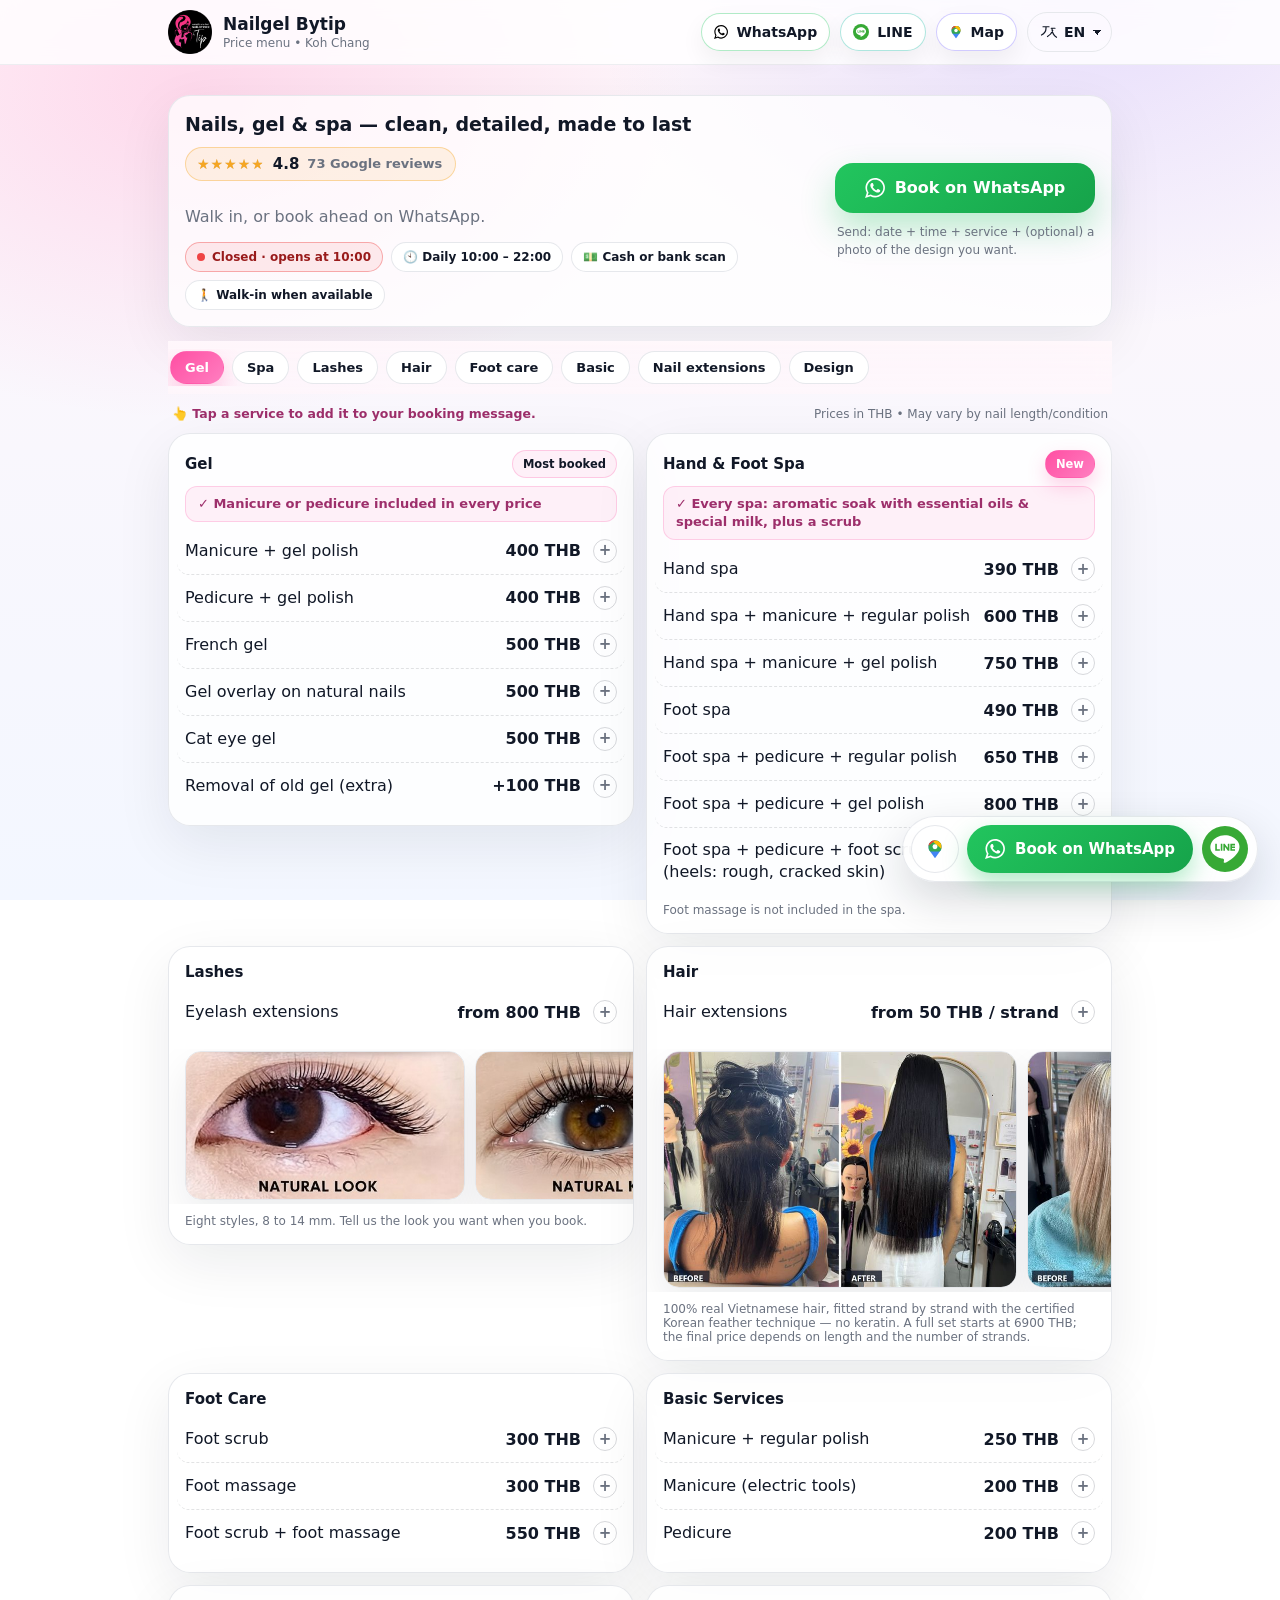
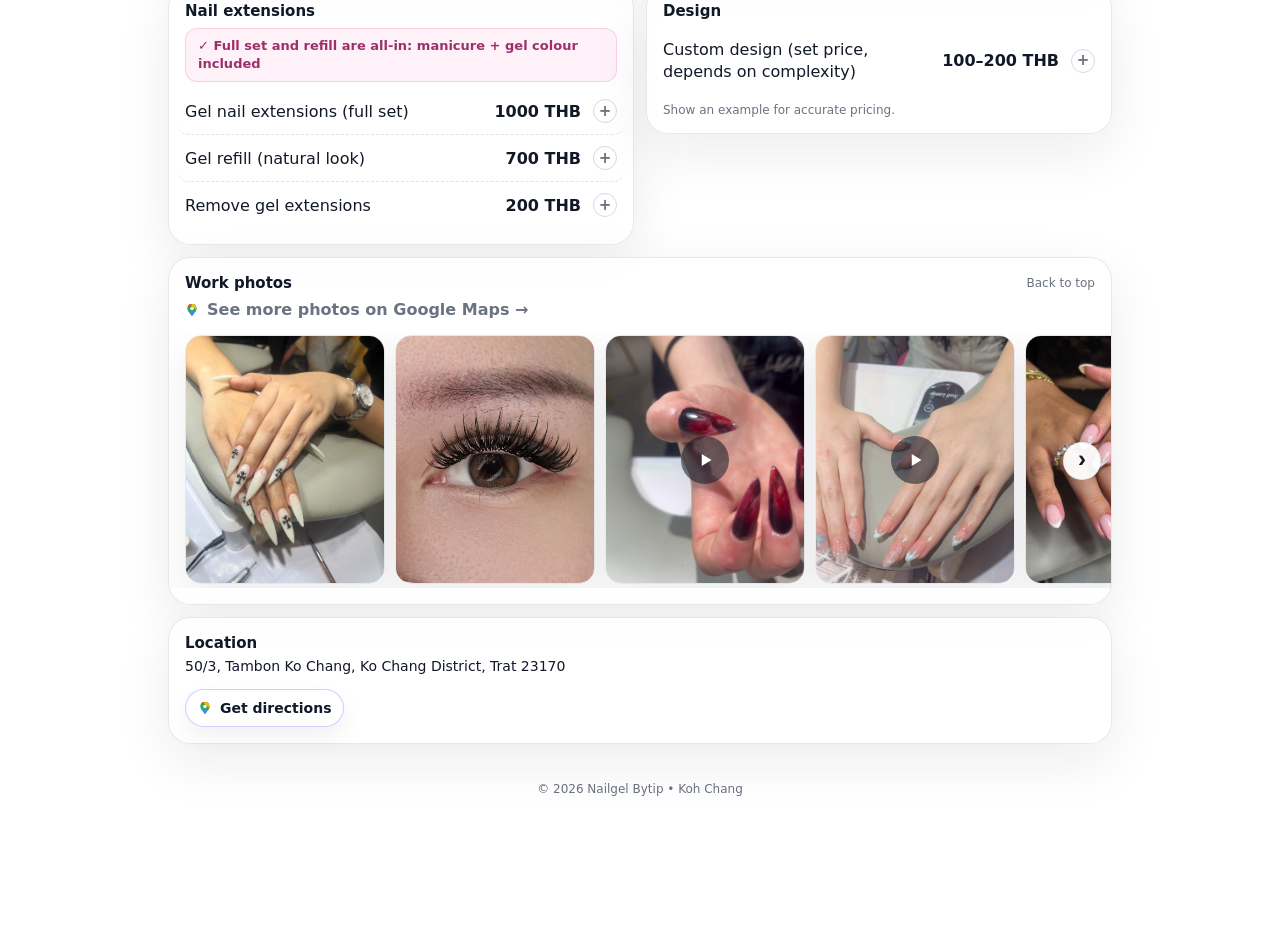
<file: index.html>
<!doctype html>
<html lang="en">
<head>
  <meta charset="utf-8" />
  <meta name="viewport" content="width=device-width, initial-scale=1, viewport-fit=cover" />
  <title>Nailgel Bytip — Price Menu • Koh Chang</title>
  <meta name="description" content="Nailgel Bytip — nail studio in Koh Chang. Gel, extensions, hand &amp; foot spa. Full price menu in THB. Book on WhatsApp." />
  <meta name="theme-color" content="#ff4fa3" />

  <link rel="icon" href="assets/logo.png" />
  <link rel="apple-touch-icon" href="assets/logo.png" />

  <!-- Link preview (WhatsApp / Facebook / LINE / Google) -->
  <meta property="og:type" content="website" />
  <meta property="og:site_name" content="Nailgel Bytip" />
  <meta property="og:title" content="Nailgel Bytip — Price Menu" />
  <meta property="og:description" content="Gel, extensions, hand &amp; foot spa in Koh Chang. See all prices and book on WhatsApp." />
  <meta property="og:url" content="https://nailbytip.github.io/Price/" />
  <meta property="og:image" content="https://nailbytip.github.io/Price/assets/logo.png" />
  <meta property="og:image:width" content="567" />
  <meta property="og:image:height" content="568" />
  <meta name="twitter:card" content="summary" />

  <link rel="stylesheet" href="style.css" />

  <!-- Tells Google what this business is: type, area, hours, price range.
       Deliberately no aggregateRating: Google forbids self-serving review
       markup for a LocalBusiness on its own site. The 4.8/73 shown on the
       page is fine as visible content, it just must not be claimed here. -->
  <script type="application/ld+json">
  {
    "@context": "https://schema.org",
    "@type": "NailSalon",
    "name": "Nailgel Bytip",
    "url": "https://nailbytip.github.io/Price/",
    "image": "https://nailbytip.github.io/Price/assets/logo.png",
    "telephone": "+66917027652",
    "address": {
      "@type": "PostalAddress",
      "streetAddress": "50/3, Tambon Ko Chang",
      "addressLocality": "Ko Chang District",
      "addressRegion": "Trat",
      "postalCode": "23170",
      "addressCountry": "TH"
    },
    "hasMap": "https://maps.app.goo.gl/HysXzGgtAHdnfyDB9",
    "priceRange": "100-1000 THB",
    "currenciesAccepted": "THB",
    "paymentAccepted": "Cash, Bank transfer",
    "availableLanguage": ["en", "th", "ru"],
    "openingHoursSpecification": [{
      "@type": "OpeningHoursSpecification",
      "dayOfWeek": ["Monday","Tuesday","Wednesday","Thursday","Friday","Saturday","Sunday"],
      "opens": "10:00",
      "closes": "22:00"
    }]
  }
  </script>

  <!-- Reveal animations only exist when JS is alive: without this the page
       would stay blank if script.js is slow or blocked. -->
  <script>document.documentElement.classList.add("js");</script>

  <script data-goatcounter="https://nailbytip.goatcounter.com/count"
          async src="//gc.zgo.at/count.js"></script>
</head>

<body id="top">
  <header class="topbar" id="topbar">
    <div class="wrap header">
      <a class="brand" href="#top">
        <span class="mark mark-logo">
          <!-- small copy for the header; assets/logo.png stays the link-preview + iOS icon -->
          <img src="assets/logo-144.png" alt="" width="44" height="44">
        </span>
        <span class="brand-txt">
          <h1>Nailgel Bytip</h1>
          <span class="sub" data-en="Price menu • Koh Chang" data-th="เมนูราคา • เกาะช้าง" data-ru="Прайс-лист • Ко Чанг" data-de="Preisliste • Koh Chang" data-fr="Carte des prix • Koh Chang">Price menu • Koh Chang</span>
        </span>
      </a>

      <div class="cta">
        <a class="btn btn-wa desk-only" id="waTop" href="#" target="_blank" rel="noreferrer">
          <img class="ico-img" src="assets/whatsapp.svg" alt="">
          <span>WhatsApp</span>
        </a>

        <a class="btn btn-line desk-only js-line" id="lineTop" href="#" target="_blank" rel="noreferrer" aria-label="LINE">
          <img class="ico-img" src="assets/line.svg" alt="">
          <span>LINE</span>
        </a>

        <a class="btn btn-map desk-only" href="https://maps.app.goo.gl/HysXzGgtAHdnfyDB9" target="_blank" rel="noreferrer">
          <img class="ico-img" src="assets/gmaps.svg" alt="">
          <span data-en="Map" data-th="แผนที่" data-ru="Карта" data-de="Karte" data-fr="Plan">Map</span>
        </a>

        <div class="btn btn-ghost lang">
          <span class="ico" aria-hidden="true">
            <svg viewBox="0 0 24 24" width="18" height="18" fill="none">
              <path d="M4 5h8M8 5v2c0 4-2 7-6 9" stroke="currentColor" stroke-width="1.6" stroke-linecap="round"/>
              <path d="M10 18c3-1.6 5.5-4.2 7-8m-2-3h5M16 7c0 6 2.7 10 6 12" stroke="currentColor" stroke-width="1.6" stroke-linecap="round"/>
            </svg>
          </span>
          <select id="langSel" aria-label="Language / ภาษา / Язык / Sprache / Langue">
            <option value="en">EN</option>
            <option value="th">ไทย</option>
            <option value="ru">RU</option>
            <option value="de">DE</option>
            <option value="fr">FR</option>
          </select>
        </div>
      </div>
    </div>
  </header>

  <main class="wrap page">
    <section class="hero reveal">
      <div class="hero-card">
        <div class="hero-left">
          <h2 data-en="Nails, gel &amp; spa — clean, detailed, made to last"
              data-th="ทำเล็บ เจล และสปา — สวย เนี้ยบ ทน" data-ru="Ногти, гель и спа — аккуратно и надолго" data-de="Nägel, Gel &amp; Spa — sauber, detailliert, langlebig" data-fr="Ongles, gel &amp; spa — propre, soigné, fait pour durer">Nails, gel &amp; spa — clean, detailed, made to last</h2>

          <a class="rating" href="https://maps.app.goo.gl/HysXzGgtAHdnfyDB9" target="_blank" rel="noreferrer">
            <span class="stars" aria-hidden="true">★★★★★</span>
            <strong>4.8</strong>
            <span class="rating-count" data-en="73 Google reviews" data-th="73 รีวิวบน Google" data-ru="73 отзыва на Google" data-de="73 Google-Bewertungen" data-fr="73 avis Google">73 Google reviews</span>
          </a>

          <p class="muted"
             data-en="Walk in, or book ahead on WhatsApp."
             data-th="เดินเข้ามาได้เลย หรือจองล่วงหน้าทาง WhatsApp" data-ru="Заходите без записи или забронируйте в WhatsApp." data-de="Einfach vorbeikommen oder vorab per WhatsApp buchen." data-fr="Passez sans rendez-vous, ou réservez sur WhatsApp.">Walk in, or book ahead on WhatsApp.</p>

          <div class="chips">
            <!-- filled by script.js with the live open/closed status (Bangkok time) -->
            <span class="chip chip-status" id="statusChip" hidden></span>
            <span class="chip" data-en="🕙 Daily 10:00 – 22:00" data-th="🕙 ทุกวัน 10:00 – 22:00" data-ru="🕙 Ежедневно 10:00 – 22:00" data-de="🕙 Täglich 10:00 – 22:00" data-fr="🕙 Tous les jours 10h – 22h">🕙 Daily 10:00 – 22:00</span>
            <span class="chip" data-en="💵 Cash or bank scan" data-th="💵 เงินสดหรือสแกนโอน" data-ru="💵 Наличные или QR-перевод" data-de="💵 Bar oder Bank-QR-Code" data-fr="💵 Espèces ou QR code bancaire">💵 Cash or bank scan</span>
            <span class="chip" data-en="🚶 Walk-in when available" data-th="🚶 รับ walk-in ถ้าว่าง" data-ru="🚶 Без записи, если есть место" data-de="🚶 Ohne Termin, wenn frei" data-fr="🚶 Sans rendez-vous si disponible">🚶 Walk-in when available</span>
          </div>
        </div>

        <div class="hero-right">
          <a class="bigBook" id="waHero" href="#" target="_blank" rel="noreferrer">
            <img class="ico-img ico-lg" src="assets/whatsapp.svg" alt="">
            <span class="bigBookTitle" data-en="Book on WhatsApp" data-th="จองผ่าน WhatsApp" data-ru="Записаться" data-de="Per WhatsApp buchen" data-fr="Réserver sur WhatsApp">Book on WhatsApp</span>
          </a>

          <div class="miniNote"
               data-en="Send: date + time + service + (optional) a photo of the design you want."
               data-th="ส่ง: วัน + เวลา + บริการ + (ถ้ามี) รูปตัวอย่างลาย" data-ru="Напишите: дата + время + услуга + (по желанию) фото дизайна." data-de="Schicken Sie: Datum + Uhrzeit + Leistung + (optional) ein Foto des gewünschten Designs." data-fr="Envoyez : date + heure + prestation + (facultatif) une photo du design souhaité.">
            Send: date + time + service + (optional) a photo of the design you want.
          </div>
        </div>
      </div>
    </section>

    <nav class="catnav" id="catnav" aria-label="Menu categories">
      <div class="catnav-inner">
        <a class="pill" href="#cat-gel"    data-en="Gel"             data-th="เจล" data-ru="Гель" data-de="Gel" data-fr="Gel">Gel</a>
        <a class="pill" href="#cat-spa"    data-en="Spa"             data-th="สปา" data-ru="Спа" data-de="Spa" data-fr="Spa">Spa</a>
        <a class="pill" href="#cat-lash"   data-en="Lashes"          data-th="ขนตา" data-ru="Ресницы" data-de="Wimpern" data-fr="Cils">Lashes</a>
        <a class="pill" href="#cat-hair"   data-en="Hair"            data-th="ต่อผม" data-ru="Волосы" data-de="Haare" data-fr="Cheveux">Hair</a>
        <a class="pill" href="#cat-foot"   data-en="Foot care"       data-th="ดูแลเท้า" data-ru="Уход за ногами" data-de="Fußpflege" data-fr="Soin des pieds">Foot care</a>
        <a class="pill" href="#cat-basic"  data-en="Basic"           data-th="พื้นฐาน" data-ru="Базовые" data-de="Basis" data-fr="Basique">Basic</a>
        <a class="pill" href="#cat-ext"    data-en="Nail extensions" data-th="ต่อเล็บ" data-ru="Наращивание ногтей" data-de="Nagelverlängerung" data-fr="Extensions d'ongles">Nail extensions</a>
        <a class="pill" href="#cat-design" data-en="Design"          data-th="ลายเล็บ" data-ru="Дизайн" data-de="Design" data-fr="Nail art">Design</a>
      </div>
    </nav>

    <div class="menu-meta">
      <p class="menu-hint"
         data-en="👆 Tap a service to add it to your booking message."
         data-th="👆 แตะที่บริการเพื่อเพิ่มลงในข้อความจอง" data-ru="👆 Нажмите на услугу — она добавится в сообщение." data-de="👆 Tippen Sie auf eine Leistung, um sie Ihrer Buchungsnachricht hinzuzufügen." data-fr="👆 Touchez une prestation pour l'ajouter à votre message de réservation.">
        👆 Tap a service to add it to your booking message.
      </p>
      <p class="tiny"
         data-en="Prices in THB • May vary by nail length/condition"
         data-th="ราคาหน่วยบาท • อาจเปลี่ยนตามความยาว/สภาพเล็บ" data-ru="Цены в батах • Зависят от длины и состояния ногтей" data-de="Preise in THB • Je nach Länge/Zustand der Nägel" data-fr="Prix en THB • Selon la longueur et l'état des ongles">
        Prices in THB • May vary by nail length/condition
      </p>
    </div>

    <section class="grid">
      <article class="card reveal" id="cat-gel" data-cat="gel">
        <div class="card-head">
          <h3 data-en="Gel" data-th="เจล" data-ru="Гель" data-de="Gel" data-fr="Gel">Gel</h3>
          <span class="badge" data-en="Most booked" data-th="คนจองบ่อย" data-ru="Чаще всего выбирают" data-de="Am beliebtesten" data-fr="Le plus réservé">Most booked</span>
        </div>
        <p class="incl"
           data-en="✓ Manicure or pedicure included in every price"
           data-th="✓ ทุกราคารวมทำเล็บมือหรือเล็บเท้าแล้ว"
           data-ru="✓ Маникюр или педикюр уже включён в цену" data-de="✓ Maniküre bzw. Pediküre in jedem Preis inklusive" data-fr="✓ Manucure ou pédicure incluse dans chaque prix">
          ✓ Manicure or pedicure included in every price
        </p>
        <button class="row" type="button" aria-pressed="false">
          <span class="row-name" data-en="Manicure + gel polish" data-th="ทำเล็บมือ + เจล" data-ru="Маникюр + гель-лак" data-de="Maniküre + Gellack" data-fr="Manucure + vernis gel">Manicure + gel polish</span>
          <span class="row-price">400 THB</span>
        </button>
        <button class="row" type="button" aria-pressed="false">
          <span class="row-name" data-en="Pedicure + gel polish" data-th="ทำเล็บเท้า + เจล" data-ru="Педикюр + гель-лак" data-de="Pediküre + Gellack" data-fr="Pédicure + vernis gel">Pedicure + gel polish</span>
          <span class="row-price">400 THB</span>
        </button>
        <button class="row" type="button" aria-pressed="false">
          <span class="row-name" data-en="French gel" data-th="เฟรนช์เจล" data-ru="Френч гель-лаком" data-de="French mit Gellack" data-fr="French au vernis gel">French gel</span>
          <span class="row-price">500 THB</span>
        </button>
        <button class="row" type="button" aria-pressed="false">
          <span class="row-name" data-en="Gel overlay on natural nails" data-th="เล็บเจลเสริมหน้าเล็บ" data-ru="Укрепление своих ногтей гелем" data-de="Gel-Verstärkung der Naturnägel" data-fr="Renfort gel sur ongles naturels">Gel overlay on natural nails</span>
          <span class="row-price">500 THB</span>
        </button>
        <button class="row" type="button" aria-pressed="false">
          <span class="row-name" data-en="Cat eye gel" data-th="เจลแคทอาย" data-ru="Гель «кошачий глаз»" data-de="Cat-Eye-Gellack" data-fr="Vernis gel effet œil de chat">Cat eye gel</span>
          <span class="row-price">500 THB</span>
        </button>
        <button class="row" type="button" aria-pressed="false">
          <span class="row-name" data-en="Removal of old gel (extra)" data-th="ถอดเจลเก่า (คิดเพิ่ม)" data-ru="Снятие старого гель-лака (доплата)" data-de="Entfernen von altem Gel (Aufpreis)" data-fr="Retrait de l'ancien gel (en supplément)">Removal of old gel (extra)</span>
          <span class="row-price">+100 THB</span>
        </button>
      </article>

      <article class="card reveal" id="cat-spa" data-cat="spa">
        <div class="card-head">
          <h3 data-en="Hand &amp; Foot Spa" data-th="สปามือและเท้า" data-ru="Спа для рук и ног" data-de="Hand- &amp; Fuß-Spa" data-fr="Spa mains &amp; pieds">Hand &amp; Foot Spa</h3>
          <span class="badge badge-new" data-en="New" data-th="ใหม่" data-ru="Новинка" data-de="Neu" data-fr="Nouveau">New</span>
        </div>
        <p class="incl"
           data-en="✓ Every spa: aromatic soak with essential oils &amp; special milk, plus a scrub"
           data-th="✓ สปาทุกแบบ: แช่อโรมาด้วยน้ำมันหอมระเหยและนมสูตรพิเศษ + ขัดผิว"
           data-ru="✓ В каждое спа входят ароматная ванночка с эфирными маслами и специальным молочком и скраб" data-de="✓ Jedes Spa: Aromabad mit ätherischen Ölen &amp; Spezialmilch, dazu ein Peeling" data-fr="✓ Chaque spa : bain aromatique aux huiles essentielles &amp; lait spécial, plus un gommage">
          ✓ Every spa: aromatic soak with essential oils &amp; special milk, plus a scrub
        </p>
        <button class="row" type="button" aria-pressed="false">
          <span class="row-name" data-en="Hand spa" data-th="สปามือ" data-ru="Спа для рук" data-de="Hand-Spa" data-fr="Spa des mains">Hand spa</span>
          <span class="row-price">390 THB</span>
        </button>
        <button class="row" type="button" aria-pressed="false">
          <span class="row-name" data-en="Hand spa + manicure + regular polish" data-th="สปามือ + ทำเล็บมือ + ทาสีธรรมดา" data-ru="Спа для рук + маникюр + обычный лак" data-de="Hand-Spa + Maniküre + normaler Lack" data-fr="Spa des mains + manucure + vernis classique">Hand spa + manicure + regular polish</span>
          <span class="row-price">600 THB</span>
        </button>
        <button class="row" type="button" aria-pressed="false">
          <span class="row-name" data-en="Hand spa + manicure + gel polish" data-th="สปามือ + ทำเล็บมือ + ทาสีเจล" data-ru="Спа для рук + маникюр + гель-лак" data-de="Hand-Spa + Maniküre + Gellack" data-fr="Spa des mains + manucure + vernis gel">Hand spa + manicure + gel polish</span>
          <span class="row-price">750 THB</span>
        </button>
        <button class="row" type="button" aria-pressed="false">
          <span class="row-name" data-en="Foot spa" data-th="สปาเท้า" data-ru="Спа для ног" data-de="Fuß-Spa" data-fr="Spa des pieds">Foot spa</span>
          <span class="row-price">490 THB</span>
        </button>
        <button class="row" type="button" aria-pressed="false">
          <span class="row-name" data-en="Foot spa + pedicure + regular polish" data-th="สปาเท้า + ทำเล็บเท้า + ทาสีธรรมดา" data-ru="Спа для ног + педикюр + обычный лак" data-de="Fuß-Spa + Pediküre + normaler Lack" data-fr="Spa des pieds + pédicure + vernis classique">Foot spa + pedicure + regular polish</span>
          <span class="row-price">650 THB</span>
        </button>
        <button class="row" type="button" aria-pressed="false">
          <span class="row-name" data-en="Foot spa + pedicure + gel polish" data-th="สปาเท้า + ทำเล็บเท้า + ทาสีเจล" data-ru="Спа для ног + педикюр + гель-лак" data-de="Fuß-Spa + Pediküre + Gellack" data-fr="Spa des pieds + pédicure + vernis gel">Foot spa + pedicure + gel polish</span>
          <span class="row-price">800 THB</span>
        </button>
        <button class="row" type="button" aria-pressed="false">
          <span class="row-name" data-en="Foot spa + pedicure + foot scrub (heels: rough, cracked skin)" data-th="สปาเท้า + ทำเล็บเท้า + สครับเท้า (ส้นเท้า: ผิวหยาบ ส้นแตก)" data-ru="Спа для ног + педикюр + скраб для ног (пятки: огрубевшая кожа, трещины)" data-de="Fuß-Spa + Pediküre + Fußpeeling (Fersen: raue, rissige Haut)" data-fr="Spa des pieds + pédicure + gommage des pieds (talons : peau rêche, crevassée)">Foot spa + pedicure + foot scrub (heels: rough, cracked skin)</span>
          <span class="row-price">700 THB</span>
        </button>
        <p class="note"
           data-en="Foot massage is not included in the spa."
           data-th="นวดเท้าไม่รวมในสปา" data-ru="Массаж ног в спа не входит." data-de="Die Fußmassage ist im Spa nicht enthalten." data-fr="Le massage des pieds n'est pas inclus dans le spa.">
          Foot massage is not included in the spa.
        </p>
      </article>

      <article class="card reveal" id="cat-lash" data-cat="lash">
        <div class="card-head">
          <h3 data-en="Lashes" data-th="ขนตา" data-ru="Ресницы" data-de="Wimpern" data-fr="Cils">Lashes</h3>
        </div>
        <button class="row" type="button" aria-pressed="false">
          <span class="row-name" data-en="Eyelash extensions" data-th="ต่อขนตา" data-ru="Наращивание ресниц" data-de="Wimpernverlängerung" data-fr="Extensions de cils">Eyelash extensions</span>
          <span class="row-price" data-en="from 800 THB" data-th="เริ่มต้น 800 THB" data-ru="от 800 THB" data-de="ab 800 THB" data-fr="à partir de 800 THB">from 800 THB</span>
        </button>
        <!-- the eight looks, sliced out of the studio's style chart; every tile
             opens the full chart. Names stay in English in all three languages:
             that is how the trade names them and how customers ask for them. -->
        <div class="minigal minigal-lash" id="lashStyles">
          <button class="shot" type="button" data-full="photos/lash/styles.jpg">
            <img loading="lazy" decoding="async" width="472" height="250" src="photos/lash/1.jpg" alt="Natural Look lash style"></button>
          <button class="shot" type="button" data-full="photos/lash/styles.jpg">
            <img loading="lazy" decoding="async" width="472" height="250" src="photos/lash/2.jpg" alt="Natural K Vol lash style"></button>
          <button class="shot" type="button" data-full="photos/lash/styles.jpg">
            <img loading="lazy" decoding="async" width="472" height="250" src="photos/lash/3.jpg" alt="Sweet Look lash style"></button>
          <button class="shot" type="button" data-full="photos/lash/styles.jpg">
            <img loading="lazy" decoding="async" width="472" height="250" src="photos/lash/4.jpg" alt="Volume Lite lash style"></button>
          <button class="shot" type="button" data-full="photos/lash/styles.jpg">
            <img loading="lazy" decoding="async" width="472" height="250" src="photos/lash/5.jpg" alt="Sexy Look lash style"></button>
          <button class="shot" type="button" data-full="photos/lash/styles.jpg">
            <img loading="lazy" decoding="async" width="472" height="250" src="photos/lash/6.jpg" alt="Signature K Vol lash style"></button>
          <button class="shot" type="button" data-full="photos/lash/styles.jpg">
            <img loading="lazy" decoding="async" width="472" height="250" src="photos/lash/7.jpg" alt="Pure Silk Flutter lash style"></button>
          <button class="shot" type="button" data-full="photos/lash/styles.jpg">
            <img loading="lazy" decoding="async" width="472" height="250" src="photos/lash/8.jpg" alt="V-Vibes lash style"></button>
        </div>
        <p class="note"
           data-en="Eight styles, 8 to 14 mm. Tell us the look you want when you book."
           data-th="8 สไตล์ ความยาว 8–14 มม. แจ้งสไตล์ที่ต้องการตอนจอง"
           data-ru="Восемь стилей, длина 8–14 мм. Скажите при записи, какой хотите." data-de="Acht Stile, 8 bis 14 mm. Sagen Sie uns bei der Buchung, welchen Look Sie möchten." data-fr="Huit styles, de 8 à 14 mm. Dites-nous le style souhaité en réservant.">
          Eight styles, 8 to 14 mm. Tell us the look you want when you book.
        </p>
      </article>

      <article class="card reveal" id="cat-hair" data-cat="hair">
        <div class="card-head">
          <h3 data-en="Hair" data-th="ต่อผม" data-ru="Волосы" data-de="Haare" data-fr="Cheveux">Hair</h3>
        </div>
        <button class="row" type="button" aria-pressed="false">
          <span class="row-name" data-en="Hair extensions" data-th="ต่อผม" data-ru="Наращивание волос" data-de="Haarverlängerung" data-fr="Extensions de cheveux">Hair extensions</span>
          <span class="row-price" data-en="from 50 THB / strand" data-th="เริ่มต้น 50 THB / ช่อ" data-ru="от 50 THB / прядь" data-de="ab 50 THB / Strähne" data-fr="à partir de 50 THB / mèche">from 50 THB / strand</span>
        </button>
        <!-- the before/after pair is the whole argument for a 6900 THB set,
             so it sits next to the price, not down in the gallery -->
        <div class="minigal" id="hairBA">
          <button class="shot shot-wide" type="button" data-full="photos/ba/1.jpg">
            <img loading="lazy" decoding="async" width="700" height="464"
                 src="photos/ba/thumb-1.jpg" alt="Hair extensions before and after">
          </button>
          <button class="shot shot-wide" type="button" data-full="photos/ba/3.jpg">
            <img loading="lazy" decoding="async" width="700" height="464"
                 src="photos/ba/thumb-3.jpg" alt="Hair extensions before and after, blonde">
          </button>
          <button class="shot shot-wide" type="button" data-full="photos/ba/2.jpg">
            <img loading="lazy" decoding="async" width="700" height="464"
                 src="photos/ba/thumb-2.jpg" alt="Hair extensions before and after">
          </button>
        </div>

        <p class="note"
           data-en="100% real Vietnamese hair, fitted strand by strand with the certified Korean feather technique — no keratin. A full set starts at 6900 THB; the final price depends on length and the number of strands."
           data-th="ผมจริงเวียดนามเกรดพรีเมียม ต่อทีละช่อด้วยเทคนิค Korean feather ที่ผ่านการอบรม — ไม่ใช้คีราติน · ต่อเต็มหัวเริ่มต้น 6900 THB ราคาขึ้นอยู่กับความยาวและจำนวนช่อ"
           data-ru="Натуральные вьетнамские волосы высшего качества, крепление прядь за прядью по сертифицированной технике Korean feather — без кератина. Полное наращивание от 6900 THB; итоговая цена зависит от длины и числа прядей." data-de="100 % echtes vietnamesisches Haar, Strähne für Strähne mit der zertifizierten Korean-Feather-Technik eingesetzt — ohne Keratin. Eine komplette Verlängerung kostet ab 6900 THB; der Endpreis hängt von Länge und Anzahl der Strähnen ab." data-fr="Cheveux vietnamiens 100 % naturels, posés mèche par mèche avec la technique certifiée Korean feather — sans kératine. Pose complète à partir de 6900 THB ; le prix final dépend de la longueur et du nombre de mèches.">
          100% real Vietnamese hair, fitted strand by strand with the certified Korean feather technique — no keratin. A full set starts at 6900 THB; the final price depends on length and the number of strands.
        </p>
      </article>

      <article class="card reveal" id="cat-foot" data-cat="foot">
        <div class="card-head"><h3 data-en="Foot Care" data-th="ดูแลเท้า" data-ru="Уход за ногами" data-de="Fußpflege" data-fr="Soin des pieds">Foot Care</h3></div>
        <button class="row" type="button" aria-pressed="false">
          <span class="row-name" data-en="Foot scrub" data-th="สครับเท้า" data-ru="Скраб для ног" data-de="Fußpeeling" data-fr="Gommage des pieds">Foot scrub</span>
          <span class="row-price">300 THB</span>
        </button>
        <button class="row" type="button" aria-pressed="false">
          <span class="row-name" data-en="Foot massage" data-th="นวดเท้า" data-ru="Массаж ног" data-de="Fußmassage" data-fr="Massage des pieds">Foot massage</span>
          <span class="row-price">300 THB</span>
        </button>
        <button class="row" type="button" aria-pressed="false">
          <span class="row-name" data-en="Foot scrub + foot massage" data-th="สครับ + นวดเท้า" data-ru="Скраб + массаж ног" data-de="Fußpeeling + Fußmassage" data-fr="Gommage + massage des pieds">Foot scrub + foot massage</span>
          <span class="row-price">550 THB</span>
        </button>
      </article>

      <article class="card reveal" id="cat-basic" data-cat="basic">
        <div class="card-head"><h3 data-en="Basic Services" data-th="บริการพื้นฐาน" data-ru="Базовые услуги" data-de="Basisleistungen" data-fr="Prestations de base">Basic Services</h3></div>
        <button class="row" type="button" aria-pressed="false">
          <span class="row-name" data-en="Manicure + regular polish" data-th="ทำเล็บมือ + ทาสีธรรมดา" data-ru="Маникюр + обычный лак" data-de="Maniküre + normaler Lack" data-fr="Manucure + vernis classique">Manicure + regular polish</span>
          <span class="row-price">250 THB</span>
        </button>
        <button class="row" type="button" aria-pressed="false">
          <span class="row-name" data-en="Manicure (electric tools)" data-th="ทำเล็บมือ (เครื่องไฟฟ้า)" data-ru="Маникюр (аппаратный)" data-de="Maniküre (elektrische Feile)" data-fr="Manucure (ponceuse électrique)">Manicure (electric tools)</span>
          <span class="row-price">200 THB</span>
        </button>
        <button class="row" type="button" aria-pressed="false">
          <span class="row-name" data-en="Pedicure" data-th="ทำเล็บเท้า" data-ru="Педикюр" data-de="Pediküre" data-fr="Pédicure">Pedicure</span>
          <span class="row-price">200 THB</span>
        </button>
      </article>

      <article class="card reveal" id="cat-ext" data-cat="ext">
        <div class="card-head"><h3 data-en="Nail extensions" data-th="ต่อเล็บ" data-ru="Наращивание ногтей" data-de="Nagelverlängerung" data-fr="Extensions d'ongles">Nail extensions</h3></div>
        <p class="incl"
           data-en="✓ Full set and refill are all-in: manicure + gel colour included"
           data-th="✓ ต่อเล็บและเติมโคนรวมทุกอย่าง: ทำเล็บมือ + สีเจล"
           data-ru="✓ Наращивание и коррекция — всё включено: маникюр + цвет гель-лака" data-de="✓ Komplettset und Auffüllen inklusive: Maniküre + Gelfarbe" data-fr="✓ Pose complète et remplissage tout compris : manucure + couleur gel">
          ✓ Full set and refill are all-in: manicure + gel colour included
        </p>
        <button class="row" type="button" aria-pressed="false">
          <span class="row-name" data-en="Gel nail extensions (full set)" data-th="ต่อเล็บเจล (ทั้งชุด)" data-ru="Наращивание гелем (полный набор)" data-de="Gel-Nagelverlängerung (Komplettset)" data-fr="Extensions d'ongles en gel (pose complète)">Gel nail extensions (full set)</span>
          <span class="row-price">1000 THB</span>
        </button>
        <button class="row" type="button" aria-pressed="false">
          <span class="row-name" data-en="Gel refill (natural look)" data-th="เติมโคนเจล (ลุคธรรมชาติ)" data-ru="Коррекция геля (натуральный вид)" data-de="Gel-Auffüllen (natürlicher Look)" data-fr="Remplissage gel (effet naturel)">Gel refill (natural look)</span>
          <span class="row-price">700 THB</span>
        </button>
        <button class="row" type="button" aria-pressed="false">
          <span class="row-name" data-en="Remove gel extensions" data-th="ถอดเล็บต่อ" data-ru="Снятие наращённых ногтей" data-de="Gel-Verlängerung entfernen" data-fr="Dépose des extensions en gel">Remove gel extensions</span>
          <span class="row-price">200 THB</span>
        </button>
      </article>

      <article class="card reveal" id="cat-design" data-cat="design">
        <div class="card-head"><h3 data-en="Design" data-th="ลายเล็บ" data-ru="Дизайн" data-de="Design" data-fr="Nail art">Design</h3></div>
        <button class="row" type="button" aria-pressed="false">
          <span class="row-name"
                data-en="Custom design (set price, depends on complexity)"
                data-th="ลายตามแบบ (คิดเป็นชุด ขึ้นอยู่กับความยาก)" data-ru="Дизайн на заказ (цена за набор, зависит от сложности)" data-de="Individuelles Design (Pauschalpreis, je nach Aufwand)" data-fr="Nail art personnalisé (forfait, selon la complexité)">Custom design (set price, depends on complexity)</span>
          <span class="row-price">100–200 THB</span>
        </button>
        <p class="note"
           data-en="Show an example for accurate pricing."
           data-th="กรุณาโชว์ตัวอย่างเพื่อประเมินราคา" data-ru="Покажите пример — назовём точную цену." data-de="Zeigen Sie uns ein Beispiel für einen genauen Preis." data-fr="Montrez-nous un exemple pour un prix précis.">
          Show an example for accurate pricing.
        </p>
      </article>
    </section>

    <section class="card reveal photos" id="photos">
      <div class="card-head">
        <h3 data-en="Work photos" data-th="ผลงาน" data-ru="Наши работы" data-de="Unsere Arbeiten" data-fr="Nos réalisations">Work photos</h3>
        <a class="link" href="#top" data-en="Back to top" data-th="กลับขึ้นบน" data-ru="Наверх" data-de="Nach oben" data-fr="Haut de page">Back to top</a>
      </div>

      <p class="muted insta-line">
        <a class="insta-link" href="https://maps.app.goo.gl/HysXzGgtAHdnfyDB9" target="_blank" rel="noreferrer">
          <img class="ico-img" src="assets/gmaps.svg" alt="">
          <span data-en="See more photos on Google Maps →"
                data-th="ดูรูปเพิ่มเติมบน Google Maps →" data-ru="Больше фото на Google Maps →" data-de="Mehr Fotos auf Google Maps →" data-fr="Plus de photos sur Google Maps →">See more photos on Google Maps →</span>
        </a>
      </p>

      <div class="gallery-wrap">
        <button class="gnav prev" id="galPrev" type="button" aria-label="Scroll photos left">‹</button>
        <div class="gallery" id="gallery"></div>
        <button class="gnav next" id="galNext" type="button" aria-label="Scroll photos right">›</button>
      </div>
    </section>

    <section class="card reveal" id="map">
      <h3 data-en="Location" data-th="ที่ตั้ง" data-ru="Как нас найти" data-de="Anfahrt" data-fr="Adresse">Location</h3>
      <p class="addr"
         data-en="50/3, Tambon Ko Chang, Ko Chang District, Trat 23170"
         data-th="50/3 ตำบลเกาะช้าง อำเภอเกาะช้าง จังหวัดตราด 23170"
         data-ru="50/3, Tambon Ko Chang, Ko Chang District, Trat 23170" data-de="50/3, Tambon Ko Chang, Ko Chang District, Trat 23170" data-fr="50/3, Tambon Ko Chang, Ko Chang District, Trat 23170">50/3, Tambon Ko Chang, Ko Chang District, Trat 23170</p>
      <a class="btn btn-map" href="https://maps.app.goo.gl/HysXzGgtAHdnfyDB9" target="_blank" rel="noreferrer">
        <img class="ico-img" src="assets/gmaps.svg" alt="">
        <span data-en="Get directions" data-th="นำทาง" data-ru="Построить маршрут" data-de="Route planen" data-fr="Itinéraire">Get directions</span>
      </a>
    </section>

    <footer class="footer">
      <p>© <span id="year"></span> Nailgel Bytip • Koh Chang</p>
    </footer>
  </main>

  <!-- Sticky booking bar -->
  <div class="bookbar" id="bookbar">
    <div class="wrap bookbar-wrap">
      <div class="selstrip" id="selstrip" hidden>
        <span class="selcount" id="selCount"></span>
        <button class="linkbtn" id="clearSel" type="button" data-en="Clear" data-th="ล้าง" data-ru="Очистить" data-de="Löschen" data-fr="Effacer">Clear</button>
      </div>
      <div class="bookbar-inner">
        <a class="bb-icon" href="https://maps.app.goo.gl/HysXzGgtAHdnfyDB9" target="_blank" rel="noreferrer" aria-label="Map">
          <img class="ico-lg" src="assets/gmaps.svg" alt="">
        </a>

        <a class="bb-main" id="waBar" href="#" target="_blank" rel="noreferrer">
          <img class="ico-img ico-lg" src="assets/whatsapp.svg" alt="">
          <span id="waBarLabel" data-en="Book on WhatsApp" data-th="จองผ่าน WhatsApp" data-ru="Записаться" data-de="Per WhatsApp buchen" data-fr="Réserver sur WhatsApp">Book on WhatsApp</span>
        </a>

        <a class="bb-icon js-line" id="lineBar" href="#" target="_blank" rel="noreferrer" aria-label="LINE">
          <img class="ico-line" src="assets/line.svg" alt="">
        </a>
      </div>
    </div>
  </div>

  <div class="lightbox" id="lightbox" aria-hidden="true">
    <div class="lightbox-inner" role="dialog" aria-modal="true">
      <img class="lightbox-img" id="lightboxImg" alt="Nailgel Bytip work photo">
      <video class="lightbox-img lightbox-video" id="lightboxVideo" controls playsinline preload="metadata" hidden></video>
      <button class="lightbox-close" id="lightboxClose" type="button" aria-label="Close">✕</button>
      <button class="lightbox-nav prev" id="lightboxPrev" type="button" aria-label="Previous photo">‹</button>
      <button class="lightbox-nav next" id="lightboxNext" type="button" aria-label="Next photo">›</button>
      <span class="lightbox-count" id="lightboxCount"></span>
    </div>
  </div>

  <script src="script.js"></script>
</body>
</html>
</file>
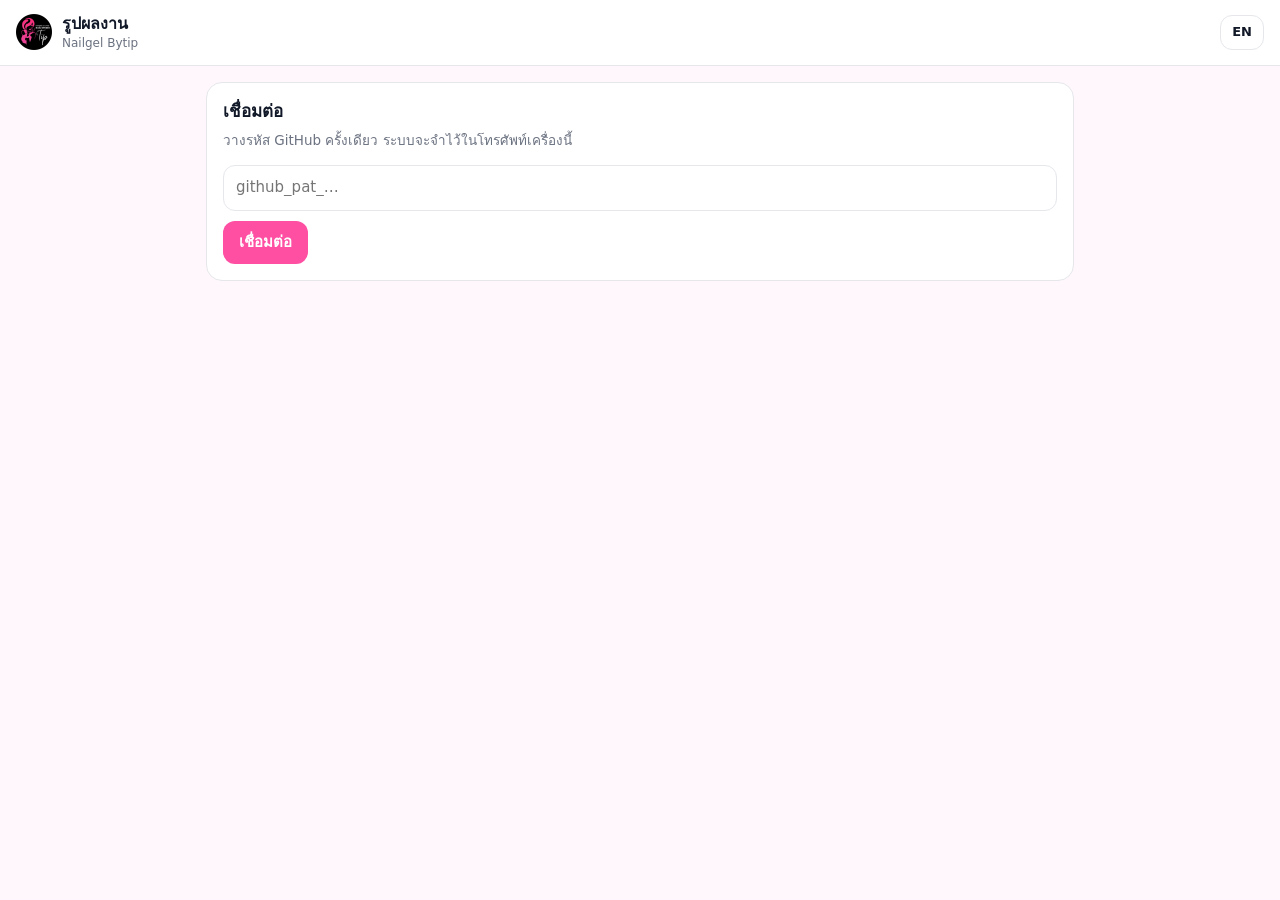
<file: admin.html>
<!doctype html>
<html lang="th">
<head>
  <meta charset="utf-8" />
  <meta name="viewport" content="width=device-width, initial-scale=1, viewport-fit=cover" />
  <title>Bytip Photos</title>
  <meta name="robots" content="noindex, nofollow" />
  <meta name="theme-color" content="#ff4fa3" />
  <!-- "Add to Home Screen" on iPhone opens this page full screen, like an app -->
  <link rel="manifest" href="admin.webmanifest" />
  <meta name="apple-mobile-web-app-capable" content="yes" />
  <meta name="mobile-web-app-capable" content="yes" />
  <meta name="apple-mobile-web-app-title" content="Bytip Photos" />
  <meta name="apple-mobile-web-app-status-bar-style" content="default" />
  <link rel="icon" href="assets/logo.png" />
  <link rel="apple-touch-icon" href="assets/icon-180.png" />
  <style>
    :root{
      --bg:#fff7fb; --card:#fff; --text:#111827; --muted:#6b7280; --line:#e5e7eb;
      --pink:#ff4fa3; --pink-deep:#9d2f6b; --red:#dc2626;
    }
    *{box-sizing:border-box}
    body{
      margin:0; background:var(--bg); color:var(--text);
      font:15px/1.45 system-ui, -apple-system, "Segoe UI", Roboto, "Noto Sans Thai", sans-serif;
      padding-bottom:calc(96px + env(safe-area-inset-bottom));
      -webkit-tap-highlight-color: transparent;
    }
    header{
      display:flex; align-items:center; gap:10px;
      padding:calc(12px + env(safe-area-inset-top)) 16px 12px;
      background:#fff; border-bottom:1px solid var(--line);
      position:sticky; top:0; z-index:5;
    }
    header img{width:36px; height:36px; border-radius:10px}
    header h1{font-size:16px; margin:0; flex:1}
    header h1 small{display:block; font-weight:500; color:var(--muted); font-size:12px}
    main{max-width:900px; margin:0 auto; padding:16px}
    .btn{
      appearance:none; border:0; border-radius:12px; padding:11px 16px;
      font:inherit; font-weight:800; cursor:pointer;
      background:var(--pink); color:#fff;
    }
    .btn:disabled{opacity:.45; cursor:default}
    .btn-ghost{background:#fff; color:var(--text); border:1px solid var(--line)}
    .btn-small{padding:7px 11px; font-size:13px}
    .hint{color:var(--muted); font-size:13.5px; margin:8px 0 14px}
    .panel{background:var(--card); border:1px solid var(--line); border-radius:16px; padding:16px}
    .panel input[type=password]{
      width:100%; padding:11px 12px; border:1px solid var(--line); border-radius:12px;
      font:inherit; margin-bottom:10px;
    }
    .install{
      margin:0 0 14px; padding:10px 12px; border-radius:12px;
      background:rgba(255,79,163,.08); border:1px solid rgba(255,79,163,.22);
      color:var(--pink-deep); font-size:13.5px; font-weight:700;
    }
    .add{display:inline-flex; align-items:center; gap:6px}
    .add input{display:none}

    .grid{
      display:grid; gap:12px; margin-top:6px;
      grid-template-columns:repeat(auto-fill, minmax(140px, 1fr));
    }
    .tile{
      position:relative; background:#fff; border:1px solid var(--line);
      border-radius:14px; overflow:hidden;
    }
    .tile img{display:block; width:100%; aspect-ratio:4/5; object-fit:cover; background:#f3f4f6}
    .tile .num{
      position:absolute; top:6px; left:6px; min-width:26px; height:26px; padding:0 6px;
      border-radius:999px; background:rgba(17,24,39,.75); color:#fff;
      font-size:12.5px; font-weight:800; display:grid; place-items:center;
    }
    .tile .new{
      position:absolute; top:6px; right:6px; padding:3px 8px; border-radius:999px;
      background:var(--pink); color:#fff; font-size:11px; font-weight:800;
    }
    .tile .play{
      position:absolute; left:50%; top:40%; transform:translate(-50%,-50%);
      width:40px; height:40px; border-radius:999px; background:rgba(17,24,39,.55);
      color:#fff; display:grid; place-items:center; font-size:16px; pointer-events:none;
    }
    .tools{display:flex; gap:6px; padding:6px}
    .tools button{
      flex:1; appearance:none; border:1px solid var(--line); background:#fff; border-radius:10px;
      padding:8px 0; font:inherit; font-size:16px; font-weight:800; cursor:pointer; color:var(--text);
    }
    .tools button:disabled{opacity:.3; cursor:default}
    .tools .del{color:var(--red)}
    .tile.removed img{opacity:.25; filter:grayscale(1)}
    .tile.removed .num{background:var(--red)}
    .tile.removed .tools button:not(.del){visibility:hidden}

    .bar{
      position:fixed; left:0; right:0; bottom:0; z-index:5;
      display:flex; align-items:center; gap:12px;
      padding:12px 16px calc(12px + env(safe-area-inset-bottom));
      background:#fff; border-top:1px solid var(--line);
    }
    .status{flex:1; font-size:13.5px; color:var(--muted); margin:0}
    .status.ok{color:#047857; font-weight:700}
    .status.err{color:var(--red); font-weight:700}
    .hidden{display:none !important}
  </style>
</head>
<body>
  <header>
    <img src="assets/logo-144.png" alt="">
    <h1><span data-t="title"></span> <small>Nailgel Bytip</small></h1>
    <button class="btn btn-ghost btn-small" id="lang" type="button"></button>
    <button class="btn btn-ghost btn-small hidden" id="logout" type="button" data-t="logout"></button>
  </header>

  <main>
    <!-- first visit on a phone: paste the GitHub key once, it stays on this phone -->
    <section class="panel hidden" id="login">
      <p class="install hidden" id="installHint" data-t="install"></p>
      <h2 style="margin:0 0 6px; font-size:17px" data-t="connectTitle"></h2>
      <p class="hint" data-t="connectHint"></p>
      <input type="password" id="token" placeholder="github_pat_…" autocomplete="off">
      <button class="btn" id="connect" type="button" data-t="connect"></button>
      <p class="status err" id="loginErr"></p>
    </section>

    <section class="hidden" id="editor">
      <label class="btn add"><span data-t="add"></span>
        <input type="file" id="files" accept="image/*,video/*" multiple>
      </label>
      <p class="hint" data-t="help"></p>
      <div class="grid" id="grid"></div>
    </section>
  </main>

  <div class="bar hidden" id="bar">
    <span class="status" id="status"></span>
    <button class="btn" id="publish" type="button" disabled data-t="publish"></button>
  </div>

<script>
/* Photo manager for the "Work photos" strip on index.html.
   The site is plain GitHub Pages, so this page edits the repository directly
   through the GitHub API: photos/gallery.json holds the order, photos/ holds
   the photos and videos, photos/thumb/ a .jpg still for each. One Publish = one commit. */
const REPO = "Nailbytip/Price";
const BRANCH = "main";
const LIST_PATH = "photos/gallery.json";
const TOKEN_KEY = "nbt-admin-token";
const LANG_KEY = "nbt-admin-lang";
const FULL_MAX = 1600;     // long side of the photo opened in the lightbox
const THUMB_W = 450;       // width of the strip thumbnail, like the existing ones
const VIDEO_MAX_MB = 50;   // GitHub refuses files over 100 MB; phones choke well before

const TEXT = {
  th: {
    title: "รูปผลงาน", logout: "ออกจากระบบ", switchTo: "EN",
    install: "แนะนำ: เพิ่มแอปนี้ไปที่หน้าจอโฮมก่อน — กดปุ่มแชร์ ⬆︎ แล้วเลือก “เพิ่มไปยังหน้าจอโฮม” จากนั้นเปิดแอปจากหน้าจอโฮมแล้ววางรหัส",
    connectTitle: "เชื่อมต่อ", connect: "เชื่อมต่อ",
    connectHint: "วางรหัส GitHub ครั้งเดียว ระบบจะจำไว้ในโทรศัพท์เครื่องนี้",
    add: "＋ เพิ่มรูป / วิดีโอ",
    help: "รูปใหม่จะอยู่ลำดับแรก · ◀ ▶ เปลี่ยนลำดับ (1 = แรกสุดบนเว็บ) · ✕ ลบ กดอีกครั้งเพื่อเก็บไว้ · เว็บจะเปลี่ยนเมื่อกด “เผยแพร่” เท่านั้น",
    publish: "เผยแพร่", isNew: "ใหม่",
    dirty: "ยังไม่ได้เผยแพร่", preparing: "กำลังเตรียม…",
    uploading: (i, n) => `กำลังอัปโหลด ${i} / ${n}…`, publishing: "กำลังเผยแพร่…",
    done: "เสร็จแล้ว! เว็บจะอัปเดตใน 1–2 นาที",
    keyRefused: "รหัสใช้ไม่ได้ — ออกจากระบบแล้ววางรหัสใหม่", publishFail: "เผยแพร่ไม่สำเร็จ ลองอีกครั้ง",
    badKey: "รหัสนี้ใช้ไม่ได้", noNet: "ไม่มีสัญญาณ ลองอีกครั้ง",
    readFail: "อ่านไฟล์ไม่ได้", tooBig: `วิดีโอใหญ่เกิน (สูงสุด ${VIDEO_MAX_MB} MB) — ตัดให้สั้นลง`,
  },
  en: {
    title: "Work photos", logout: "Log out", switchTo: "ไทย",
    install: "Tip: add this app to your Home Screen first — tap Share ⬆︎ then “Add to Home Screen”. Open it from there and paste the key.",
    connectTitle: "Connect", connect: "Connect",
    connectHint: "Paste the GitHub key once. It stays saved on this phone.",
    add: "＋ Add photos / videos",
    help: "New items go first · ◀ ▶ change the order (1 = first on the site) · ✕ removes, tap again to keep · Nothing changes on the site until you press “Publish”.",
    publish: "Publish", isNew: "NEW",
    dirty: "Not published yet", preparing: "Preparing…",
    uploading: (i, n) => `Uploading ${i} / ${n}…`, publishing: "Publishing…",
    done: "Done! On the site in 1–2 min",
    keyRefused: "Key refused — log out and paste a new key", publishFail: "Could not publish, try again",
    badKey: "This key does not work", noNet: "No connection, try again",
    readFail: "A file could not be read", tooBig: `Video too big (max ${VIDEO_MAX_MB} MB) — shorten it`,
  },
};

const $ = (s) => document.querySelector(s);
const store = {
  get(k) { try { return localStorage.getItem(k) || ""; } catch (e) { return ""; } },
  set(k, v) { try { v ? localStorage.setItem(k, v) : localStorage.removeItem(k); } catch (e) { /* kept for this visit only */ } },
};
const isVideoName = (n) => /\.(mp4|mov|m4v|webm)$/i.test(n);
const thumbName = (n) => n.replace(/\.[^.]+$/, ".jpg");

let lang = store.get(LANG_KEY) === "en" ? "en" : "th";
let token = "";
let items = [];          // {name, isNew, removed, pos, preview, full, thumb}
let busy = false;
let lastStatus = null;   // [key, kind, ...args] so a language switch re-says it

const t = (k, ...a) => (typeof TEXT[lang][k] === "function" ? TEXT[lang][k](...a) : TEXT[lang][k]);

function applyLang() {
  document.documentElement.lang = lang;
  document.querySelectorAll("[data-t]").forEach((el) => { el.textContent = t(el.dataset.t); });
  $("#lang").textContent = t("switchTo");
  if (lastStatus) setStatus(...lastStatus);
  if (items.length) render();
}
$("#lang").addEventListener("click", () => {
  lang = lang === "th" ? "en" : "th";
  store.set(LANG_KEY, lang);
  applyLang();
});

async function api(path, opts = {}) {
  const r = await fetch(`https://api.github.com/repos/${REPO}/${path}`, {
    ...opts,
    headers: {
      Accept: "application/vnd.github+json",
      Authorization: `Bearer ${token}`,
      ...(opts.body ? { "Content-Type": "application/json" } : {}),
    },
  });
  if (!r.ok) {
    const err = new Error(`GitHub ${r.status}`);
    err.status = r.status;
    throw err;
  }
  return r.json();
}

function setStatus(key, kind = "", ...args) {
  lastStatus = key ? [key, kind, ...args] : null;
  const s = $("#status");
  s.textContent = key ? t(key, ...args) : "";
  s.className = "status " + kind;
}

function isDirty() {
  return items.some((it, i) => it.isNew || it.removed || it.pos !== i);
}

function refreshBar() {
  const dirty = isDirty();
  $("#publish").disabled = busy || !dirty;
  if (!busy && dirty) setStatus("dirty");
}

function render() {
  let n = 0;
  $("#grid").innerHTML = items.map((it, i) => `
      <div class="tile${it.removed ? " removed" : ""}">
        <img src="${it.preview || `photos/thumb/${thumbName(it.name)}`}" alt="" loading="lazy">
        <span class="num">${it.removed ? "✕" : ++n}</span>
        ${it.isNew ? `<span class="new">${t("isNew")}</span>` : ""}
        ${isVideoName(it.name) ? '<span class="play">▶</span>' : ""}
        <div class="tools">
          <button type="button" data-act="left" data-i="${i}" ${i === 0 ? "disabled" : ""} aria-label="Move earlier">◀</button>
          <button type="button" data-act="right" data-i="${i}" ${i === items.length - 1 ? "disabled" : ""} aria-label="Move later">▶</button>
          <button type="button" class="del" data-act="del" data-i="${i}" aria-label="Remove">${it.removed ? "↺" : "✕"}</button>
        </div>
      </div>`).join("");
  refreshBar();
}

$("#grid").addEventListener("click", (e) => {
  const b = e.target.closest("button[data-act]");
  if (!b || busy) return;
  const i = Number(b.dataset.i);
  if (b.dataset.act === "left" && i > 0) [items[i - 1], items[i]] = [items[i], items[i - 1]];
  else if (b.dataset.act === "right" && i < items.length - 1) [items[i + 1], items[i]] = [items[i], items[i + 1]];
  else if (b.dataset.act === "del") {
    // a new item that was never published just goes away
    if (items[i].isNew) items.splice(i, 1);
    else items[i].removed = !items[i].removed;
  }
  render();
});

/* ---------- prepare files on the phone: photos are shrunk (a 4 MB shot becomes ~250 KB),
              videos are kept as they are and get a still frame for the strip ---------- */
function toJpeg(src, w, h) {
  const c = document.createElement("canvas");
  c.width = w; c.height = h;
  const g = c.getContext("2d");
  if (src) g.drawImage(src, 0, 0, w, h);
  else {
    // no frame could be read from the video: a plain pink still with a play mark
    g.fillStyle = "#ff4fa3"; g.fillRect(0, 0, w, h);
    g.fillStyle = "#fff"; g.beginPath();
    g.moveTo(w * .42, h * .4); g.lineTo(w * .42, h * .6); g.lineTo(w * .6, h * .5); g.fill();
  }
  return new Promise((resolve) => c.toBlob(resolve, "image/jpeg", 0.85));
}
function loadImage(file) {
  return new Promise((resolve, reject) => {
    const img = new Image();
    img.onload = () => resolve(img);
    img.onerror = reject;
    img.src = URL.createObjectURL(file);
  });
}
function loadVideoFrame(file) {
  return new Promise((resolve) => {
    const v = document.createElement("video");
    const give = (ok) => { clearTimeout(timer); resolve(ok ? v : null); };
    const timer = setTimeout(() => give(false), 12000);
    v.muted = true; v.playsInline = true; v.preload = "auto";
    v.onloadeddata = () => { v.currentTime = Math.min(0.5, (v.duration || 1) / 2); };
    v.onseeked = () => give(v.videoWidth > 0);
    v.onerror = () => give(false);
    v.src = URL.createObjectURL(file);
    v.load();
  });
}
function uniqueBase(index) {
  return `${Date.now().toString(36)}-${index}`;
}
async function prepare(file, index) {
  const base = uniqueBase(index);
  if (file.type.startsWith("video/") || isVideoName(file.name)) {
    if (file.size > VIDEO_MAX_MB * 1024 * 1024) throw new Error("tooBig");
    const fromName = (file.name.match(/\.(mp4|mov|m4v|webm)$/i) || [])[1];
    const ext = (fromName || (file.type === "video/quicktime" ? "mov" : "mp4")).toLowerCase();
    const v = await loadVideoFrame(file);
    const W = v ? v.videoWidth : 4, H = v ? v.videoHeight : 5;
    const thumb = await toJpeg(v, THUMB_W, Math.round(H * THUMB_W / W));
    return { name: `${base}.${ext}`, isNew: true, removed: false, full: file, thumb, preview: URL.createObjectURL(thumb) };
  }
  const img = await loadImage(file);
  const W = img.naturalWidth, H = img.naturalHeight;
  const k = Math.min(1, FULL_MAX / Math.max(W, H));
  const full = await toJpeg(img, Math.round(W * k), Math.round(H * k));
  const tw = Math.min(THUMB_W, W);
  const thumb = await toJpeg(img, tw, Math.round(H * tw / W));
  return { name: `${base}.jpg`, isNew: true, removed: false, full, thumb, preview: URL.createObjectURL(thumb) };
}

$("#files").addEventListener("change", async (e) => {
  const files = Array.from(e.target.files || []);
  e.target.value = "";
  if (!files.length) return;
  setStatus("preparing");
  const added = [];
  let problem = "";
  for (let i = 0; i < files.length; i++) {
    try { added.push(await prepare(files[i], i)); }
    catch (err) { problem = err.message === "tooBig" ? "tooBig" : "readFail"; }
  }
  // new work goes first so it is the first thing visitors see; ◀ ▶ can move it after
  items = [...added, ...items];
  render();
  if (problem) setStatus(problem, "err");
});

/* ---------- publish: one commit with new files, removed files and the new order ---------- */
function blobToBase64(blob) {
  return new Promise((resolve, reject) => {
    const r = new FileReader();
    r.onload = () => resolve(String(r.result).split(",")[1]);
    r.onerror = reject;
    r.readAsDataURL(blob);
  });
}
async function uploadBlob(blob) {
  const content = await blobToBase64(blob);
  const res = await api("git/blobs", { method: "POST", body: JSON.stringify({ content, encoding: "base64" }) });
  return res.sha;
}

$("#publish").addEventListener("click", async () => {
  if (busy || !isDirty()) return;
  busy = true;
  refreshBar();
  try {
    const tree = [];
    const file = (path, sha) => ({ path, mode: "100644", type: "blob", sha });
    const fresh = items.filter((it) => it.isNew && !it.removed);
    for (let i = 0; i < fresh.length; i++) {
      setStatus("uploading", "", i + 1, fresh.length);
      tree.push(file(`photos/${fresh[i].name}`, await uploadBlob(fresh[i].full)));
      tree.push(file(`photos/thumb/${thumbName(fresh[i].name)}`, await uploadBlob(fresh[i].thumb)));
    }
    for (const it of items.filter((x) => x.removed && !x.isNew)) {
      tree.push(file(`photos/${it.name}`, null));
      tree.push(file(`photos/thumb/${thumbName(it.name)}`, null));
    }
    // the site shows exactly this list, in this order
    const kept = items.filter((it) => !it.removed);
    tree.push({ path: LIST_PATH, mode: "100644", type: "blob",
                content: JSON.stringify(kept.map((it) => it.name), null, 1) + "\n" });

    setStatus("publishing");
    const ref = await api(`git/ref/heads/${BRANCH}`);
    const head = await api(`git/commits/${ref.object.sha}`);
    const newTree = await api("git/trees", { method: "POST", body: JSON.stringify({ base_tree: head.tree.sha, tree }) });
    const commit = await api("git/commits", { method: "POST", body: JSON.stringify({
      message: "Update work photos (from admin page)", tree: newTree.sha, parents: [ref.object.sha] }) });
    await api(`git/refs/heads/${BRANCH}`, { method: "PATCH", body: JSON.stringify({ sha: commit.sha }) });

    items = kept.map((it, i) => ({ ...it, isNew: false, pos: i }));
    busy = false;
    render();
    setStatus("done", "ok");
  } catch (err) {
    busy = false;
    refreshBar();
    setStatus(err.status === 401 || err.status === 403 ? "keyRefused" : "publishFail", "err");
  }
});

/* ---------- start ---------- */
async function load() {
  // read through the API, not the site: the site can lag 1–2 min behind a publish
  const f = await api(`contents/${LIST_PATH}?ref=${BRANCH}`);
  const json = new TextDecoder().decode(Uint8Array.from(atob(f.content.replace(/\n/g, "")), (c) => c.charCodeAt(0)));
  items = JSON.parse(json).map((name, i) => ({ name, isNew: false, removed: false, pos: i }));
  $("#login").classList.add("hidden");
  $("#editor").classList.remove("hidden");
  $("#bar").classList.remove("hidden");
  $("#logout").classList.remove("hidden");
  setStatus("");
  render();
}

async function connect(value) {
  token = value.trim();
  if (!token) return;
  $("#loginErr").textContent = "";
  try {
    await load();
    store.set(TOKEN_KEY, token);
  } catch (err) {
    store.set(TOKEN_KEY, "");
    $("#login").classList.remove("hidden");
    $("#loginErr").textContent = t([401, 403, 404].includes(err.status) ? "badKey" : "noNet");
  }
}

$("#connect").addEventListener("click", () => connect($("#token").value));
$("#token").addEventListener("keydown", (e) => { if (e.key === "Enter") connect($("#token").value); });
$("#logout").addEventListener("click", () => { store.set(TOKEN_KEY, ""); location.reload(); });
window.addEventListener("beforeunload", (e) => { if (isDirty()) { e.preventDefault(); e.returnValue = ""; } });

// in Safari (not yet on the Home Screen), say how to install first: the Home Screen
// app keeps its own storage, so a key pasted in Safari would not follow it there
const standalone = window.navigator.standalone || matchMedia("(display-mode: standalone)").matches;
if (/iPhone|iPad/.test(navigator.userAgent) && !standalone) $("#installHint").classList.remove("hidden");

applyLang();
const saved = store.get(TOKEN_KEY);
if (saved) connect(saved);
else $("#login").classList.remove("hidden");
</script>
</body>
</html>
</file>
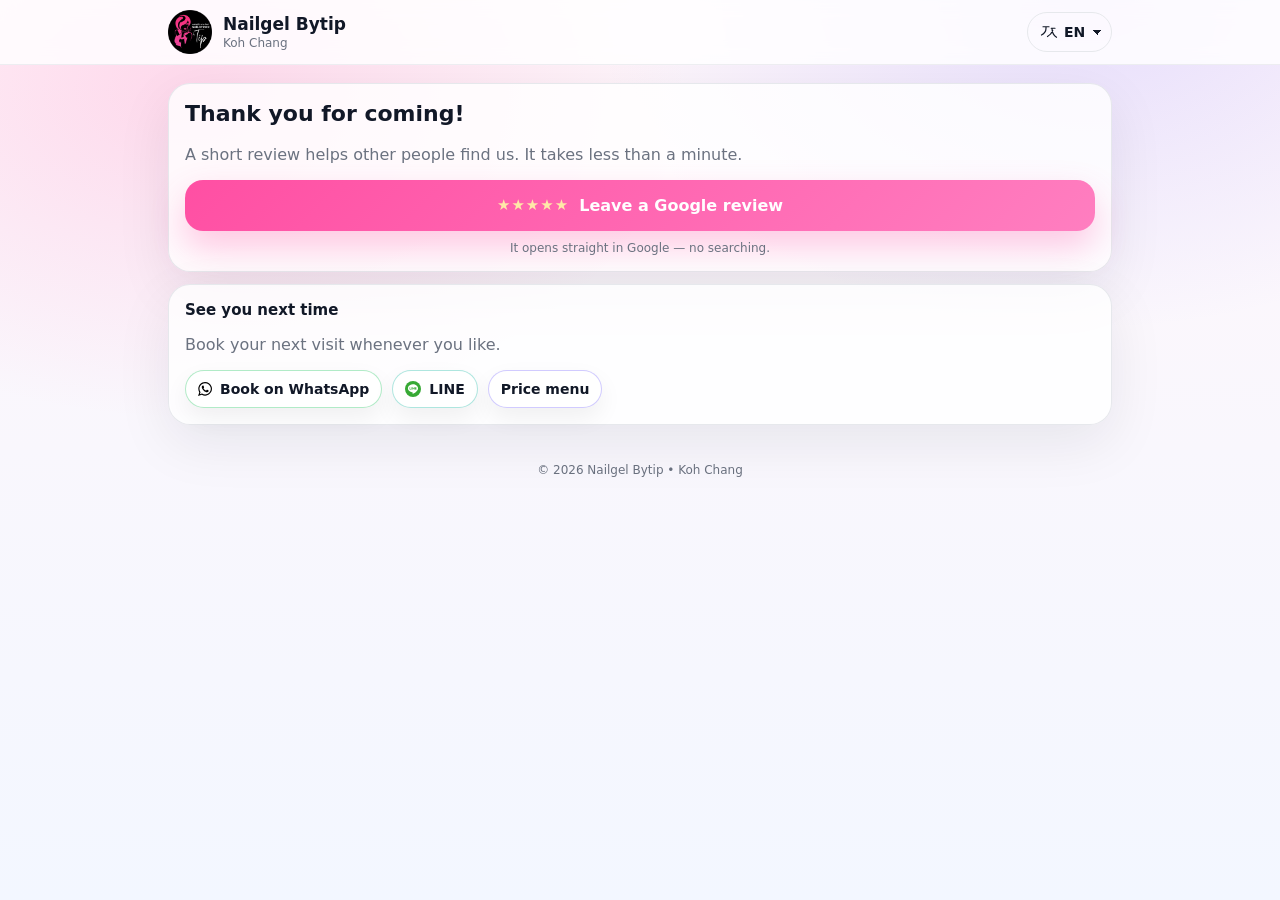
<file: review.html>
<!doctype html>
<html lang="en">
<head>
  <meta charset="utf-8" />
  <meta name="viewport" content="width=device-width, initial-scale=1, viewport-fit=cover" />
  <title>Thank you — Nailgel Bytip</title>
  <meta name="description" content="Thank you for visiting Nailgel Bytip, Koh Chang. Leave us a Google review." />
  <meta name="theme-color" content="#ff4fa3" />
  <meta name="robots" content="noindex" />

  <link rel="icon" href="assets/logo.png" />
  <link rel="apple-touch-icon" href="assets/logo.png" />
  <link rel="stylesheet" href="style.css" />

  <script>document.documentElement.classList.add("js");</script>
  <script data-goatcounter="https://nailbytip.goatcounter.com/count"
          async src="//gc.zgo.at/count.js"></script>
</head>

<body id="top" class="plain">
  <header class="topbar" id="topbar">
    <div class="wrap header">
      <a class="brand" href="./">
        <span class="mark mark-logo">
          <img src="assets/logo-144.png" alt="" width="44" height="44">
        </span>
        <span class="brand-txt">
          <h1>Nailgel Bytip</h1>
          <span class="sub" data-en="Koh Chang" data-th="เกาะช้าง" data-ru="Ко Чанг" data-de="Koh Chang" data-fr="Koh Chang">Koh Chang</span>
        </span>
      </a>

      <div class="cta">
        <div class="btn btn-ghost lang">
          <span class="ico" aria-hidden="true">
            <svg viewBox="0 0 24 24" width="18" height="18" fill="none">
              <path d="M4 5h8M8 5v2c0 4-2 7-6 9" stroke="currentColor" stroke-width="1.6" stroke-linecap="round"/>
              <path d="M10 18c3-1.6 5.5-4.2 7-8m-2-3h5M16 7c0 6 2.7 10 6 12" stroke="currentColor" stroke-width="1.6" stroke-linecap="round"/>
            </svg>
          </span>
          <select id="langSel" aria-label="Language / ภาษา / Язык / Sprache / Langue">
            <option value="en">EN</option>
            <option value="th">ไทย</option>
            <option value="ru">RU</option>
            <option value="de">DE</option>
            <option value="fr">FR</option>
          </select>
        </div>
      </div>
    </div>
  </header>

  <main class="wrap page">
    <section class="card reveal thanks">
      <h2 data-en="Thank you for coming!" data-th="ขอบคุณที่มาใช้บริการค่ะ" data-ru="Спасибо, что зашли!" data-de="Danke für Ihren Besuch!" data-fr="Merci de votre visite !">Thank you for coming!</h2>

      <p class="muted"
         data-en="A short review helps other people find us. It takes less than a minute."
         data-th="รีวิวสั้น ๆ ช่วยให้คนอื่นเจอร้านเราได้ ใช้เวลาไม่ถึงหนึ่งนาที"
         data-ru="Короткий отзыв помогает другим нас найти. Это займёт меньше минуты." data-de="Eine kurze Bewertung hilft anderen, uns zu finden. Es dauert weniger als eine Minute." data-fr="Un petit avis aide d'autres personnes à nous trouver. Cela prend moins d'une minute.">
        A short review helps other people find us. It takes less than a minute.
      </p>

      <a class="bigReview" href="https://g.page/r/CXSdvmu6WU7oEAE/review" target="_blank" rel="noreferrer">
        <span class="bigReview-stars" aria-hidden="true">★★★★★</span>
        <span data-en="Leave a Google review" data-th="เขียนรีวิวบน Google" data-ru="Оставить отзыв в Google" data-de="Google-Bewertung schreiben" data-fr="Laisser un avis Google">Leave a Google review</span>
      </a>

      <p class="tiny thanks-note"
         data-en="It opens straight in Google — no searching."
         data-th="เปิดใน Google ทันที ไม่ต้องค้นหา"
         data-ru="Откроется сразу в Google — искать не нужно." data-de="Öffnet direkt in Google — ohne Suchen." data-fr="S'ouvre directement dans Google — sans chercher.">
        It opens straight in Google — no searching.
      </p>
    </section>

    <section class="card reveal">
      <h3 data-en="See you next time" data-th="แล้วพบกันใหม่" data-ru="До новой встречи" data-de="Bis zum nächsten Mal" data-fr="À bientôt">See you next time</h3>
      <p class="muted"
         data-en="Book your next visit whenever you like."
         data-th="จองครั้งต่อไปได้ตลอดเลยค่ะ"
         data-ru="Записывайтесь на следующий визит в любое время." data-de="Buchen Sie Ihren nächsten Besuch, wann Sie möchten." data-fr="Réservez votre prochaine visite quand vous voulez.">
        Book your next visit whenever you like.
      </p>
      <div class="thanks-actions">
        <a class="btn btn-wa" id="waBar" href="#" target="_blank" rel="noreferrer">
          <img class="ico-img" src="assets/whatsapp.svg" alt="">
          <span id="waBarLabel" data-en="Book on WhatsApp" data-th="จองผ่าน WhatsApp" data-ru="Записаться" data-de="Per WhatsApp buchen" data-fr="Réserver sur WhatsApp">Book on WhatsApp</span>
        </a>
        <a class="btn btn-line js-line" href="#" target="_blank" rel="noreferrer">
          <img class="ico-img" src="assets/line.svg" alt="">
          <span>LINE</span>
        </a>
        <a class="btn btn-map" href="./" >
          <span data-en="Price menu" data-th="เมนูราคา" data-ru="Прайс-лист" data-de="Preisliste" data-fr="Carte des prix">Price menu</span>
        </a>
      </div>
    </section>

    <footer class="footer">
      <p>© <span id="year"></span> Nailgel Bytip • Koh Chang</p>
    </footer>
  </main>

  <script src="script.js"></script>
</body>
</html>
</file>
<file: style.css>
:root{
  --bg1:#fff7fb;
  --bg2:#f3f7ff;
  --text:#111827;
  --muted:#6b7280;
  --line:#e5e7eb;
  --shadow: 0 18px 55px rgba(17,24,39,.08);
  --radius: 22px;

  --pink:#ff4fa3;
  --pink-deep:#9d2f6b;
  --lav:#7c6cff;
  --mint:#18b7a3;

  /* measured by script.js */
  --topbar-h: 64px;
  --stick-h: 112px;
}

*{box-sizing:border-box}
html,body{margin:0; padding:0}
html{scroll-behavior:smooth}

body{
  font-family: ui-sans-serif, system-ui, -apple-system, Segoe UI, Roboto, Arial, sans-serif;
  color:var(--text);
  background:
    radial-gradient(900px 600px at 15% 10%, rgba(255,79,163,.18), transparent 55%),
    radial-gradient(900px 600px at 85% 0%, rgba(124,108,255,.18), transparent 55%),
    linear-gradient(180deg, var(--bg1), var(--bg2));
  background-attachment: fixed;
  min-height:100vh;
  padding-bottom: 104px;           /* room for the sticky booking bar */
}

.wrap{max-width:980px; margin:0 auto; padding:18px}
a{color:inherit}

main.wrap.page{
  display:flex;
  flex-direction:column;
  gap:12px;
}

/* ===================== Top bar ===================== */
.topbar{
  position:sticky; top:0; z-index:30;
  backdrop-filter:saturate(140%) blur(10px);
  background: rgba(255,255,255,.82);
  border-bottom:1px solid rgba(229,231,235,.7);
}
.topbar .wrap.header{padding-top:10px; padding-bottom:10px}

.header{
  display:flex;
  align-items:center;
  justify-content:space-between;
  gap:12px;
}

.brand{
  display:flex; gap:11px; align-items:center;
  text-decoration:none; min-width:0;
}
.brand-txt{display:flex; flex-direction:column; min-width:0}
.mark{
  width:44px; height:44px; border-radius:16px;
  display:grid; place-items:center;
  background: linear-gradient(135deg, rgba(255,79,163,.22), rgba(124,108,255,.22));
  border:1px solid rgba(229,231,235,.9);
  box-shadow: 0 12px 30px rgba(0,0,0,.06);
  flex:0 0 auto;
}
/* the logo is a circle on a transparent background, so the tinted square
   behind it showed through its corners — the mark carries no chrome of its own */
.mark-logo{
  padding:0;
  background:none;
  border:0;
  box-shadow:none;
}
.mark-logo img{
  width:44px; height:44px;
  object-fit:contain;
  display:block;
}
h1{font-size:17px; margin:0; line-height:1.2; font-weight:900; white-space:nowrap}
.sub{margin:1px 0 0; color:var(--muted); font-size:12px; white-space:nowrap}

.cta{
  display:flex;
  gap:10px;
  align-items:center;
  flex:0 0 auto;
}
.ico svg{display:block}

/* ===================== Buttons ===================== */
.btn{
  appearance:none;
  border:1px solid rgba(229,231,235,.95);
  background:#fff;
  color: var(--text);
  padding:10px 12px;
  border-radius:999px;
  text-decoration:none;
  font-weight:750;
  font-size:14px;
  display:inline-flex;
  gap:8px;
  align-items:center;
  box-shadow: 0 10px 25px rgba(0,0,0,.06);
  transition: transform .18s ease, box-shadow .18s ease, border-color .18s ease;
  cursor:pointer;
}
.btn:hover{transform: translateY(-1px); box-shadow: 0 16px 34px rgba(0,0,0,.08)}
.btn:active{transform: translateY(0)}
.btn:focus-visible{outline: 3px solid rgba(124,108,255,.28); outline-offset:2px}

.btn-ghost{background: transparent; box-shadow:none}
.btn-wa{border-color: rgba(34,197,94,.35)}
.btn-line{border-color: rgba(24,183,163,.35)}
.btn-map{border-color: rgba(124,108,255,.35)}
.lang{gap:6px; padding-right:9px}
.lang select{
  appearance:none;
  -webkit-appearance:none;
  border:0;
  background:transparent;
  font:inherit;
  font-weight:750;
  color:inherit;
  cursor:pointer;
  padding:0 14px 0 0;
  /* chevron drawn in CSS so the native arrow does not break the pill */
  background-image:
    linear-gradient(45deg, transparent 50%, currentColor 50%),
    linear-gradient(135deg, currentColor 50%, transparent 50%);
  background-position: right 4px top 52%, right 0px top 52%;
  background-size: 5px 5px, 5px 5px;
  background-repeat:no-repeat;
}
.lang select:focus-visible{outline:3px solid rgba(124,108,255,.28); outline-offset:3px}

.ico-img{width:14px; height:14px; object-fit:contain; flex-shrink:0}
.ico-lg{width:20px; height:20px}
/* the LINE badge is a full-colour brand mark: give it a bit more room */
.ico-line{width:24px; height:24px; display:block}
.btn-line .ico-img{width:16px; height:16px}

/* ===================== Hero ===================== */
.hero{margin-top:12px}
.hero-card{
  border-radius: var(--radius);
  border: 1px solid rgba(229,231,235,.9);
  background: rgba(255,255,255,.72);
  box-shadow: var(--shadow);
  padding: 16px;
  display:flex;
  gap:14px;
  flex-wrap:wrap;
  align-items:stretch;
}
.hero-left{flex: 1 1 420px}
.hero-right{
  flex: 0 1 260px;
  display:flex;
  flex-direction:column;
  gap:10px;
  justify-content:center;
}

h2{margin:0 0 8px; font-size:19px; line-height:1.3}
.muted{color:var(--muted)}

/* Google rating — the strongest trust signal for someone deciding at the door */
.rating{
  display:inline-flex;
  align-items:center;
  gap:8px;
  margin:2px 0 10px;
  padding:7px 13px 7px 11px;
  border-radius:999px;
  border:1px solid rgba(245,166,35,.38);
  background: rgba(245,166,35,.10);
  text-decoration:none;
  font-size:13px;
  transition: transform .16s ease, box-shadow .16s ease;
}
.rating:hover{transform: translateY(-1px); box-shadow: 0 10px 24px rgba(245,166,35,.22)}
.rating strong{font-size:15px; font-weight:900}
.rating-count{color:var(--muted); font-weight:600}
.stars{
  position:relative;
  display:inline-block;
  color: rgba(17,24,39,.16);
  font-size:14px;
  line-height:1;
  letter-spacing:1px;
}
.stars::before{
  content:"★★★★★";
  position:absolute;
  left:0; top:0;
  width:96%;                /* 4.8 out of 5 */
  overflow:hidden;
  white-space:nowrap;
  color:#f5a623;
}
.chips{display:flex; flex-wrap:wrap; gap:8px; margin-top:12px}
.chip{
  font-size:12px;
  padding:7px 11px;
  border-radius:999px;
  border:1px solid rgba(229,231,235,.95);
  background:#fff;
  font-weight:600;
}
.chip[hidden]{display:none}

/* live open/closed status.
   The dot is drawn in CSS, not an emoji: Segoe renders 🟢 as a shaded sphere
   with a dark rim, and emoji sit off the text baseline — so the indicator
   looked clipped and misaligned, differently on every platform. */
.chip-status{
  display:inline-flex;
  align-items:center;
  gap:7px;
  font-weight:800;
}
.chip-status::before{
  content:"";
  flex:0 0 auto;
  width:8px; height:8px;
  border-radius:50%;
  background: currentColor;
}
.chip-status[data-state="open"]{
  border-color: rgba(34,197,94,.45);
  background: rgba(34,197,94,.10);
  color:#166534;
}
.chip-status[data-state="open"]::before{background:#22c55e}
.chip-status[data-state="soon"]{
  border-color: rgba(245,158,11,.5);
  background: rgba(245,158,11,.13);
  color:#92400e;
}
.chip-status[data-state="soon"]::before{background:#f59e0b}
.chip-status[data-state="closed"]{
  border-color: rgba(239,68,68,.4);
  background: rgba(239,68,68,.09);
  color:#991b1b;
}
.chip-status[data-state="closed"]::before{background:#ef4444}

.bigBook{
  text-decoration:none;
  border-radius: 18px;
  background: linear-gradient(135deg, #22c55e, #16a34a);
  color:#fff;
  padding: 15px 14px;
  box-shadow: 0 16px 34px rgba(34,197,94,.30);
  transition: transform .18s ease, box-shadow .18s ease;
  display:flex;
  align-items:center;
  justify-content:center;
  gap:10px;
}
.bigBook:hover{transform: translateY(-1px); box-shadow: 0 22px 46px rgba(34,197,94,.38)}
.bigBook .ico-img{filter: brightness(0) invert(1)}
.bigBookTitle{font-weight:900; font-size:16px}
.miniNote{font-size:12px; color:var(--muted); padding-left:2px; line-height:1.5}

/* ===================== Sticky category nav ===================== */
.catnav{
  position:sticky;
  top: var(--topbar-h);
  z-index:20;
  margin-top:2px;
  padding:8px 0;
  background: linear-gradient(180deg, rgba(255,247,251,.96), rgba(255,247,251,.72));
  backdrop-filter: saturate(150%) blur(10px);
}
.catnav-inner{
  display:flex;
  gap:8px;
  overflow-x:auto;
  scrollbar-width:none;
  -webkit-overflow-scrolling:touch;
  padding:2px;
}
.catnav-inner::-webkit-scrollbar{display:none}

.pill{
  flex:0 0 auto;
  border-radius:999px;
  border:1px solid rgba(229,231,235,.95);
  padding:8px 14px;
  background:#fff;
  color:var(--text);
  text-decoration:none;
  font-weight:800;
  font-size:13px;
  white-space:nowrap;
  transition: background .2s ease, color .2s ease, border-color .2s ease, box-shadow .2s ease;
}
.pill:hover{border-color: rgba(255,79,163,.4)}
.pill.active{
  border-color: transparent;
  background: linear-gradient(135deg, var(--pink), #ff7ec0);
  color:#fff;
  box-shadow: 0 10px 22px rgba(255,79,163,.30);
}

/* ===================== Menu meta line ===================== */
.menu-meta{
  display:flex;
  flex-wrap:wrap;
  gap:4px 14px;
  align-items:baseline;
  justify-content:space-between;
  padding:0 4px;
}
.menu-hint{margin:0; font-size:12.5px; font-weight:800; color:var(--pink-deep)}
.tiny{font-size:12px; color:var(--muted); margin:0}

/* ===================== Cards ===================== */
.grid{
  display:grid;
  grid-template-columns: repeat(12, 1fr);
  align-items:start;              /* cards keep their own height, no empty stretch */
  gap:12px;
}
.card{
  grid-column: span 12;
  background: rgba(255,255,255,.80);
  border: 1px solid rgba(229,231,235,.95);
  border-radius: var(--radius);
  padding: 16px;
  box-shadow: var(--shadow);
}
.card[data-cat]{scroll-margin-top: calc(var(--stick-h) + 14px)}

@media (min-width: 820px){
  .card[data-cat]{grid-column: span 6}
}

.card-head{
  display:flex;
  justify-content:space-between;
  align-items:center;
  gap:10px;
  margin-bottom: 8px;
}
h3{margin:0; font-size:15px; font-weight:900}

.badge{
  font-size:11.5px;
  font-weight:900;
  padding:6px 10px;
  border-radius:999px;
  border:1px solid rgba(255,79,163,.25);
  background: rgba(255,79,163,.08);
  white-space:nowrap;
}
.badge-new{
  border-color: transparent;
  background: linear-gradient(135deg, var(--pink), #ff7ec0);
  color:#fff;
  box-shadow: 0 8px 18px rgba(255,79,163,.25);
}

/* ---- Selectable price row ---- */
.row{
  appearance:none;
  -webkit-appearance:none;
  width:calc(100% + 16px);
  margin:0 -8px;
  padding:11px 8px;
  display:flex;
  align-items:center;
  gap:12px;
  background:transparent;
  border:0;
  border-bottom:1px dashed rgba(17,24,39,.12);
  border-radius:12px;
  font:inherit;
  color:inherit;
  text-align:left;
  cursor:pointer;
  transition: background .16s ease;
}
.row:last-of-type{border-bottom:none}
.row:hover{background: rgba(17,24,39,.03)}
.row:focus-visible{outline:3px solid rgba(255,79,163,.28); outline-offset:1px}

.row-name{flex:1 1 auto; line-height:1.35}
.row-price{flex:0 0 auto; font-weight:800; white-space:nowrap}

.row::after{
  content:"+";
  flex:0 0 auto;
  width:22px; height:22px;
  border-radius:999px;
  border:1px solid rgba(17,24,39,.16);
  display:grid; place-items:center;
  font-size:15px; font-weight:800; line-height:1;
  color:var(--muted);
  transition: background .16s ease, color .16s ease, border-color .16s ease;
}
.row[aria-pressed="true"]{background: rgba(255,79,163,.09)}
.row[aria-pressed="true"]::after{
  content:"\2713";
  background: var(--pink);
  border-color: var(--pink);
  color:#fff;
}

.note{margin:10px 0 0; font-size:12px; color:var(--muted)}
/* what the price includes: sits above the rows so it is read before the prices */
.incl{
  margin:0 0 6px;
  padding:8px 12px;
  border-radius:12px;
  border:1px solid rgba(255,79,163,.22);
  background: rgba(255,79,163,.08);
  color:var(--pink-deep);
  font-size:13px;
  font-weight:800;
  line-height:1.4;
}
.addr{margin:4px 0 12px; font-size:14px; line-height:1.5}

/* before/after strip inside a price card — wider tiles, the pair is landscape */
.minigal{
  display:flex;
  gap:10px;
  overflow-x:auto;
  overscroll-behavior-x:contain;
  scroll-snap-type: x proximity;
  scrollbar-width:none;
  margin:14px -16px 0;
  padding:2px 16px 4px;
  scroll-padding-inline:16px;
}
.minigal::-webkit-scrollbar{display:none}
.minigal .shot{width: clamp(250px, 82%, 360px)}
.minigal .shot img{aspect-ratio: 3/2}

/* lash chart tiles are wider than tall and carry their own caption */
.minigal-lash .shot{width: clamp(210px, 66%, 280px)}
.minigal-lash .shot img{aspect-ratio: 472/250}
.link{font-size:12px; color:var(--muted); text-decoration:none}
.link:hover{text-decoration:underline}

/* ===================== Photos (horizontal strip) ===================== */
.gallery-wrap{position:relative; margin-top:12px}

.photos .gallery{
  display:flex;
  gap:10px;
  overflow-x:auto;
  overscroll-behavior-x:contain;
  scroll-snap-type: x proximity;
  -webkit-overflow-scrolling:touch;
  scrollbar-width:none;
  /* bleed to the card edges so the strip reads as "it continues" */
  margin:0 -16px;
  padding:2px 16px 4px;
  /* without this the snap points sit 16px off, so the strip never rests at 0 */
  scroll-padding-inline:16px;
}
.photos .gallery::-webkit-scrollbar{display:none}

.shot{
  flex:0 0 auto;
  width: clamp(150px, 44%, 200px);
  scroll-snap-align: start;
  display:block;
  appearance:none;
  background:transparent;
  padding:0;
  cursor:pointer;
  border-radius: 16px;
  overflow:hidden;
  border:1px solid rgba(229,231,235,.95);
  box-shadow: 0 16px 40px rgba(17,24,39,.08);
  transition: transform .18s ease, box-shadow .18s ease;
}
.shot:hover{transform: translateY(-2px); box-shadow: 0 24px 55px rgba(17,24,39,.10)}
/* video in the work strip: a play mark over its still frame */
.shot.is-video{position:relative}
.shot.is-video::after{
  content:"";
  position:absolute; left:50%; top:50%;
  width:48px; height:48px; margin:-24px 0 0 -24px;
  border-radius:999px;
  background: rgba(17,24,39,.55) url("data:image/svg+xml,%3Csvg xmlns='http://www.w3.org/2000/svg' viewBox='0 0 24 24'%3E%3Cpath d='M9 6.5v11l9-5.5z' fill='%23fff'/%3E%3C/svg%3E") center/26px no-repeat;
  pointer-events:none;
}
.shot img{
  width:100%;
  height:auto;
  aspect-ratio: 4/5;
  object-fit: cover;
  display:block;
}

/* arrows: pointer devices only — touch users swipe */
.gnav{
  position:absolute;
  top:50%;
  transform: translateY(-50%);
  z-index:2;
  width:38px; height:38px;
  padding:0 0 3px;
  display:none;
  place-items:center;
  border:1px solid rgba(229,231,235,.95);
  border-radius:999px;
  background: rgba(255,255,255,.94);
  color:var(--text);
  font-size:24px; font-weight:900; line-height:1;
  cursor:pointer;
  box-shadow: 0 8px 22px rgba(17,24,39,.16);
}
.gnav.prev{left:-6px}
.gnav.next{right:-6px}
.gnav:hover{border-color: rgba(255,79,163,.45)}
.gnav[disabled]{opacity:0; pointer-events:none}
@media (hover: hover) and (min-width: 820px){
  .gnav{display:grid}
}

.insta-line{margin: 6px 0 10px}
.insta-link{
  display:inline-flex;
  align-items:center;
  gap:8px;
  text-decoration:none;
  font-weight:600;
}
.insta-link:hover{text-decoration:underline}

/* ===================== Sticky booking bar ===================== */
.bookbar{
  position:fixed;
  left:0; right:0; bottom:0;
  z-index:60;
  pointer-events:none;
  padding-bottom: env(safe-area-inset-bottom);
}
.bookbar-wrap{padding:0 18px 12px}

.selstrip{
  pointer-events:auto;
  display:flex;
  align-items:center;
  justify-content:space-between;
  gap:12px;
  max-width:420px;
  margin:0 auto 8px;
  padding:6px 6px 6px 16px;
  border-radius:999px;
  background: rgba(17,24,39,.90);
  color:#fff;
  font-size:13px;
  font-weight:800;
  box-shadow: 0 14px 32px rgba(17,24,39,.25);
}
.selstrip[hidden]{display:none}
.linkbtn{
  appearance:none;
  border:0;
  background: rgba(255,255,255,.18);
  color:#fff;
  font:inherit;
  font-weight:800;
  cursor:pointer;
  padding:6px 13px;
  border-radius:999px;
}
.linkbtn:hover{background: rgba(255,255,255,.28)}

.bookbar-inner{
  pointer-events:auto;
  display:flex;
  gap:8px;
  align-items:center;
  padding:8px;
  border-radius:999px;
  background: rgba(255,255,255,.88);
  backdrop-filter: saturate(160%) blur(14px);
  border:1px solid rgba(229,231,235,.9);
  box-shadow: 0 18px 45px rgba(17,24,39,.16);
}
.bb-main{
  flex:1 1 auto;
  min-height:48px;
  display:flex;
  align-items:center;
  justify-content:center;
  gap:10px;
  text-decoration:none;
  border-radius:999px;
  background: linear-gradient(135deg, #22c55e, #16a34a);
  color:#fff;
  font-weight:900;
  font-size:15px;
  padding:12px 16px;
  box-shadow: 0 10px 24px rgba(34,197,94,.35);
  transition: transform .16s ease;
}
.bb-main:active{transform: scale(.985)}
.bb-main .ico-img{filter: brightness(0) invert(1)}

.bb-icon{
  flex:0 0 auto;
  width:48px; height:48px;
  display:grid;
  place-items:center;
  border-radius:999px;
  border:1px solid rgba(229,231,235,.95);
  background:#fff;
  color:var(--text);
}
.bb-icon:hover{border-color: rgba(124,108,255,.45)}
/* the LINE mark is already a filled green disc — let it be the button itself
   instead of sitting as a circle inside another circle */
.bb-icon.js-line{background:transparent; border-color:transparent; padding:0}
.bb-icon.js-line .ico-line{width:46px; height:46px}

/* ===================== Thank-you / review page ===================== */
body.plain{padding-bottom:28px}          /* no sticky booking bar on that page */
.thanks h2{font-size:22px; margin-bottom:6px}
.bigReview{
  display:flex;
  align-items:center;
  justify-content:center;
  gap:10px;
  margin-top:16px;
  padding:16px 18px;
  border-radius:18px;
  text-decoration:none;
  background: linear-gradient(135deg, var(--pink), #ff7ec0);
  color:#fff;
  font-weight:900;
  font-size:16px;
  box-shadow: 0 16px 34px rgba(255,79,163,.30);
  transition: transform .18s ease, box-shadow .18s ease;
}
.bigReview:hover{transform: translateY(-1px); box-shadow: 0 22px 46px rgba(255,79,163,.38)}
.bigReview:active{transform: translateY(0)}
.bigReview-stars{font-size:15px; letter-spacing:1px; color:#ffe9a8}
.thanks-note{margin-top:10px; text-align:center}
.thanks-actions{display:flex; flex-wrap:wrap; gap:10px; margin-top:12px}

/* ===================== Reveal =====================
   Scoped to .js (set by an inline script in <head>) so the content is
   always visible if JavaScript never runs. */
.js .reveal{
  opacity:0;
  transform: translateY(10px);
  transition: opacity .55s ease, transform .55s ease;
}
.js .reveal.in{opacity:1; transform: translateY(0)}

/* ===================== Footer ===================== */
.footer{
  text-align:center;
  color:var(--muted);
  font-size:12px;
  padding: 14px 0 6px;
}

/* ===================== Lightbox ===================== */
.lightbox{
  position: fixed;
  inset: 0;
  background: rgba(17,24,39,.62);
  backdrop-filter: blur(6px);
  display:none;
  align-items:center;
  justify-content:center;
  padding: 18px;
  z-index: 9999;
}
.lightbox.open{display:flex}
.lightbox-inner{
  position: relative;
  max-width: min(980px, 100%);
  max-height: calc(100vh - 36px);
  border-radius: 18px;
  overflow:hidden;
  border: 1px solid rgba(255,255,255,.18);
  box-shadow: 0 30px 90px rgba(0,0,0,.35);
  background: rgba(255,255,255,.06);
}
/* portrait shots are 1200x1600: cap the height so they never run off screen */
.lightbox-img{
  display:block;
  width:auto; height:auto;
  max-width:100%;
  max-height: calc(100vh - 36px);
  background:#fff;
}
.lightbox-img[hidden]{display:none}
.lightbox-video{background:#000}
.lightbox-close{
  position:absolute;
  top:10px; right:10px;
  border:none;
  background: rgba(255,255,255,.92);
  width:38px; height:38px;
  border-radius: 999px;
  font-size:18px; font-weight:900;
  cursor:pointer;
}
.lightbox-nav{
  position:absolute;
  top:50%;
  transform: translateY(-50%);
  width:44px; height:44px;
  padding:0 0 4px;
  border:none;
  border-radius:999px;
  background: rgba(255,255,255,.90);
  color:#111827;
  font-size:28px; font-weight:900; line-height:1;
  display:grid; place-items:center;
  cursor:pointer;
  box-shadow: 0 8px 20px rgba(0,0,0,.25);
}
.lightbox-nav.prev{left:10px}
.lightbox-nav.next{right:10px}
.lightbox-count{
  position:absolute;
  bottom:10px; left:50%;
  transform: translateX(-50%);
  background: rgba(17,24,39,.75);
  color:#fff;
  font-size:12px; font-weight:800;
  padding:5px 12px;
  border-radius:999px;
}

/* On desktop the hero already carries the CTA: keep the bar as a small
   floating widget in the corner instead of a full-width band. */
@media (min-width: 821px){
  .bookbar-wrap{max-width:400px; margin-left:auto; margin-right:0; padding:0 22px 18px}
  .selstrip{margin-left:auto; margin-right:0}
}

/* ===================== Mobile ===================== */
@media (max-width: 820px){
  .desk-only{display:none !important}
  .wrap{padding:14px}
  .hero{margin-top:10px}
  .hero-card{padding:14px}
  .hero-right .bigBook{display:none}   /* the sticky bar already carries the CTA */
  .hero-right{flex:1 1 100%}
  h2{font-size:17px}
  .bookbar-wrap{padding:0 14px 10px}
  .menu-meta{gap:2px 10px}
}

@media (max-width: 380px){
  .sub{display:none}
  .lang{min-width:56px}
}

@media (prefers-reduced-motion: reduce){
  html{scroll-behavior:auto}
  .js .reveal{opacity:1; transform:none; transition:none}
  .catnav-inner{scroll-behavior:auto}
}

.photos.no-photos{display:none}
</file>
